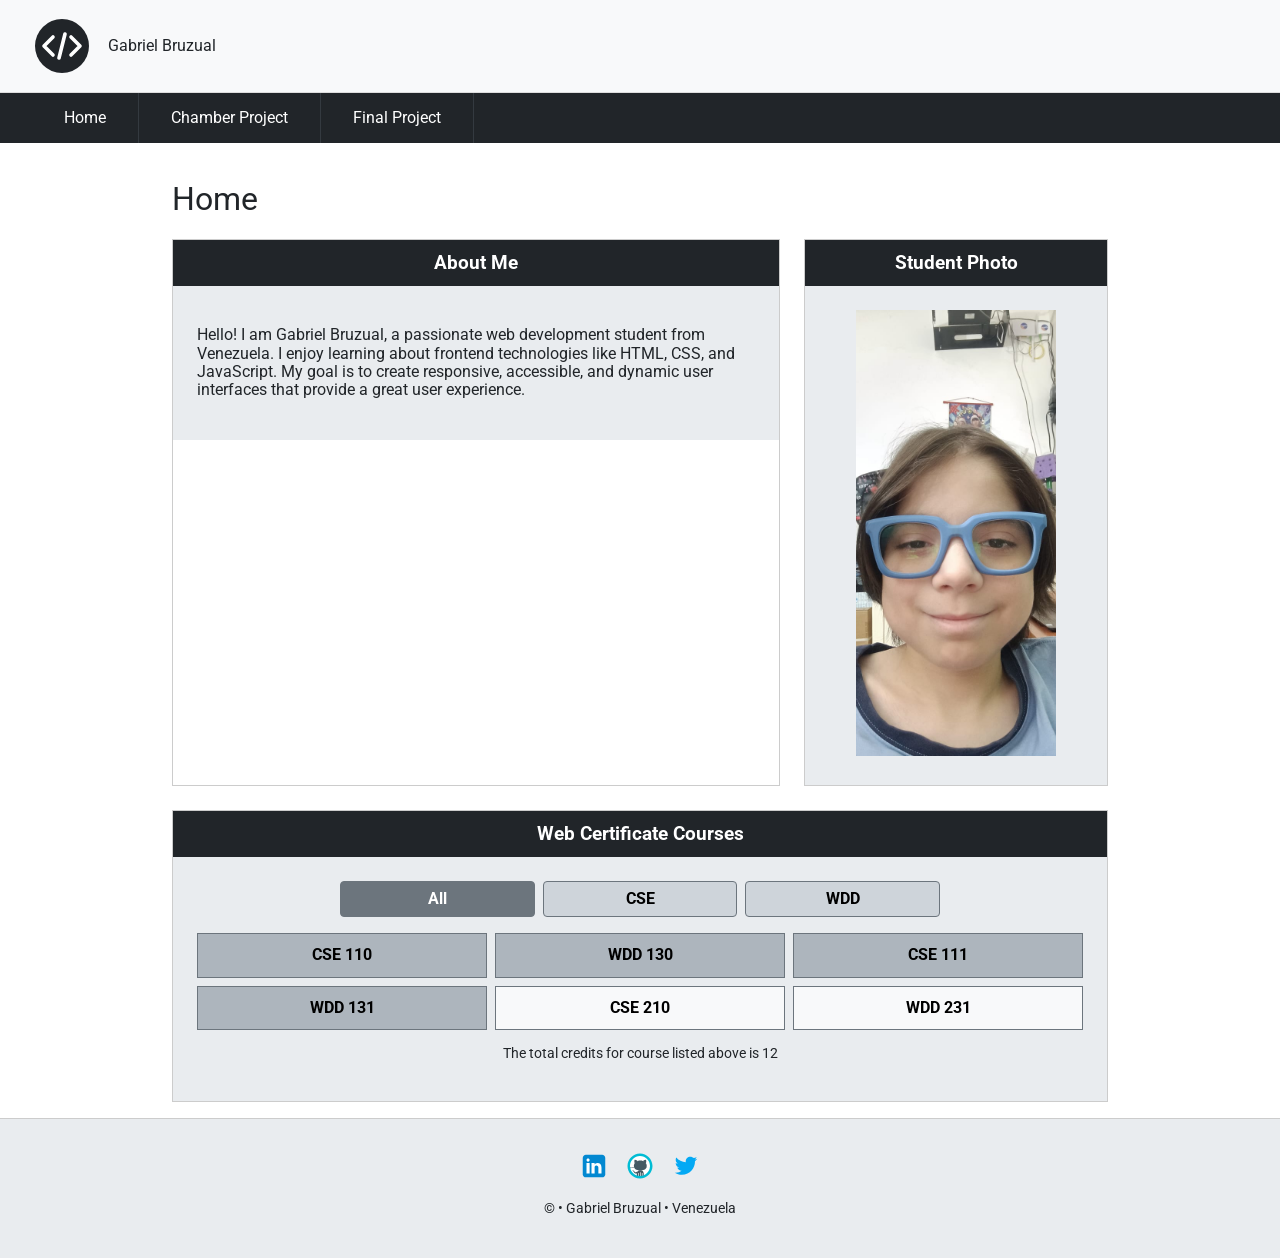
<file: index.html>
<!DOCTYPE html>
<html lang="en">
<head>
    <meta charset="UTF-8">
    <meta name="viewport" content="width=device-width, initial-scale=1.0">
    <title>WDD 231 - Course Home Page</title>
    <meta name="description" content="Course home page for Gabriel Bruzual in WDD 231: Web Frontend Development I.">
    <meta name="author" content="Gabriel Bruzual">
    <link rel="icon" href="favicon.ico">
    <meta property="og:title" content="WDD 231 - Course Home Page - Gabriel Bruzual">
    <meta property="og:type" content="website">
    <meta property="og:url" content="https://gabrielprograman.github.io/wdd231/index.html">
    <meta property="og:image" content="https://gabrielprograman.github.io/wdd231/images/profile.jpeg">
    <meta property="og:description" content="Course home page for Gabriel Bruzual in WDD 231: Web Frontend Development I. Check out my student profile and certificate courses.">

    <link rel="preconnect" href="https://fonts.googleapis.com">
    <link rel="preconnect" href="https://fonts.gstatic.com" crossorigin>
    <link href="https://fonts.googleapis.com/css2?family=Montserrat:ital,wght@0,100..900;1,100..900&family=Roboto:ital,wght@0,100..900;1,100..900&display=swap" rel="stylesheet">

    <link rel="stylesheet" href="styles/normalize.css">
    <link rel="stylesheet" href="styles/small.css">
    <link rel="stylesheet" href="styles/larger.css">

    <script src="scripts/navigation.js" defer></script>
    <script src="scripts/date.js" defer></script>
    <script src="scripts/course.js" defer></script>
</head>
<body>
    <header>
      <div class="logo-area">
        <img src="images/logo.svg" alt="Site Logo" width="60" height="60">
        <span>Gabriel Bruzual</span>
      </div>
      <button id="menu-button" aria-label="Toggle menu">☰</button>
    </header>

    <nav>
        <ul id="nav-menu">
            <li><a href="#" class="active">Home</a></li>
            <li><a href="chamber/directory.html">Chamber Project</a></li>
            <li><a href="final/index.html">Final Project</a></li>
        </ul>
    </nav>

    <main>
        <h1>Home</h1>
        <div class="grid-container">
            <section class="card" id="about">
                <h2>About Me</h2>
                <div class="card-content">
                    <p>Hello! I am Gabriel Bruzual, a passionate web development student from Venezuela. I enjoy learning about frontend technologies like HTML, CSS, and JavaScript. My goal is to create responsive, accessible, and dynamic user interfaces that provide a great user experience.</p>
                </div>
            </section>

            <section class="card" id="photo">
                <h2>Student Photo</h2>
                <div class="card-content photo-container">
                    <img src="images/profile.jpeg" alt="Gabriel Bruzual Profile Picture" width="200" height="250">
                </div>
            </section>

            <section class="card" id="courses-section">
                <h2>Web Certificate Courses</h2>
                <div class="card-content">
                    <div class="filter-buttons">
                        <button id="filter-all" class="btn active">All</button>
                        <button id="filter-cse" class="btn">CSE</button>
                        <button id="filter-wdd" class="btn">WDD</button>
                    </div>
                    <div id="course-container">
                    </div>
                    <p class="credits-display">The total credits for course listed above is <span id="total-credits">0</span></p>
                </div>
            </section>
        </div>
    </main>

    <footer>
        <div class="social-links">
            <a href="https://linkedin.com" target="_blank" aria-label="LinkedIn Profile">
                <img src="images/linkedin.svg" alt="LinkedIn Logo" width="30" height="30">
            </a>
            <a href="https://github.com/GabrielPrograman" target="_blank" aria-label="GitHub Repository">
                <img src="images/github.svg" alt="GitHub Logo" width="30" height="30">
            </a>
            <a href="https://twitter.com" target="_blank" aria-label="Twitter Profile">
                <img src="images/twitter.svg" alt="Twitter Logo" width="30" height="30">
            </a>
        </div>
        <p>&copy; <span id="currentyear"></span> &bull; Gabriel Bruzual &bull; Venezuela</p>
        <p id="lastModified"></p>
    </footer>
</body>
</html>
</file>
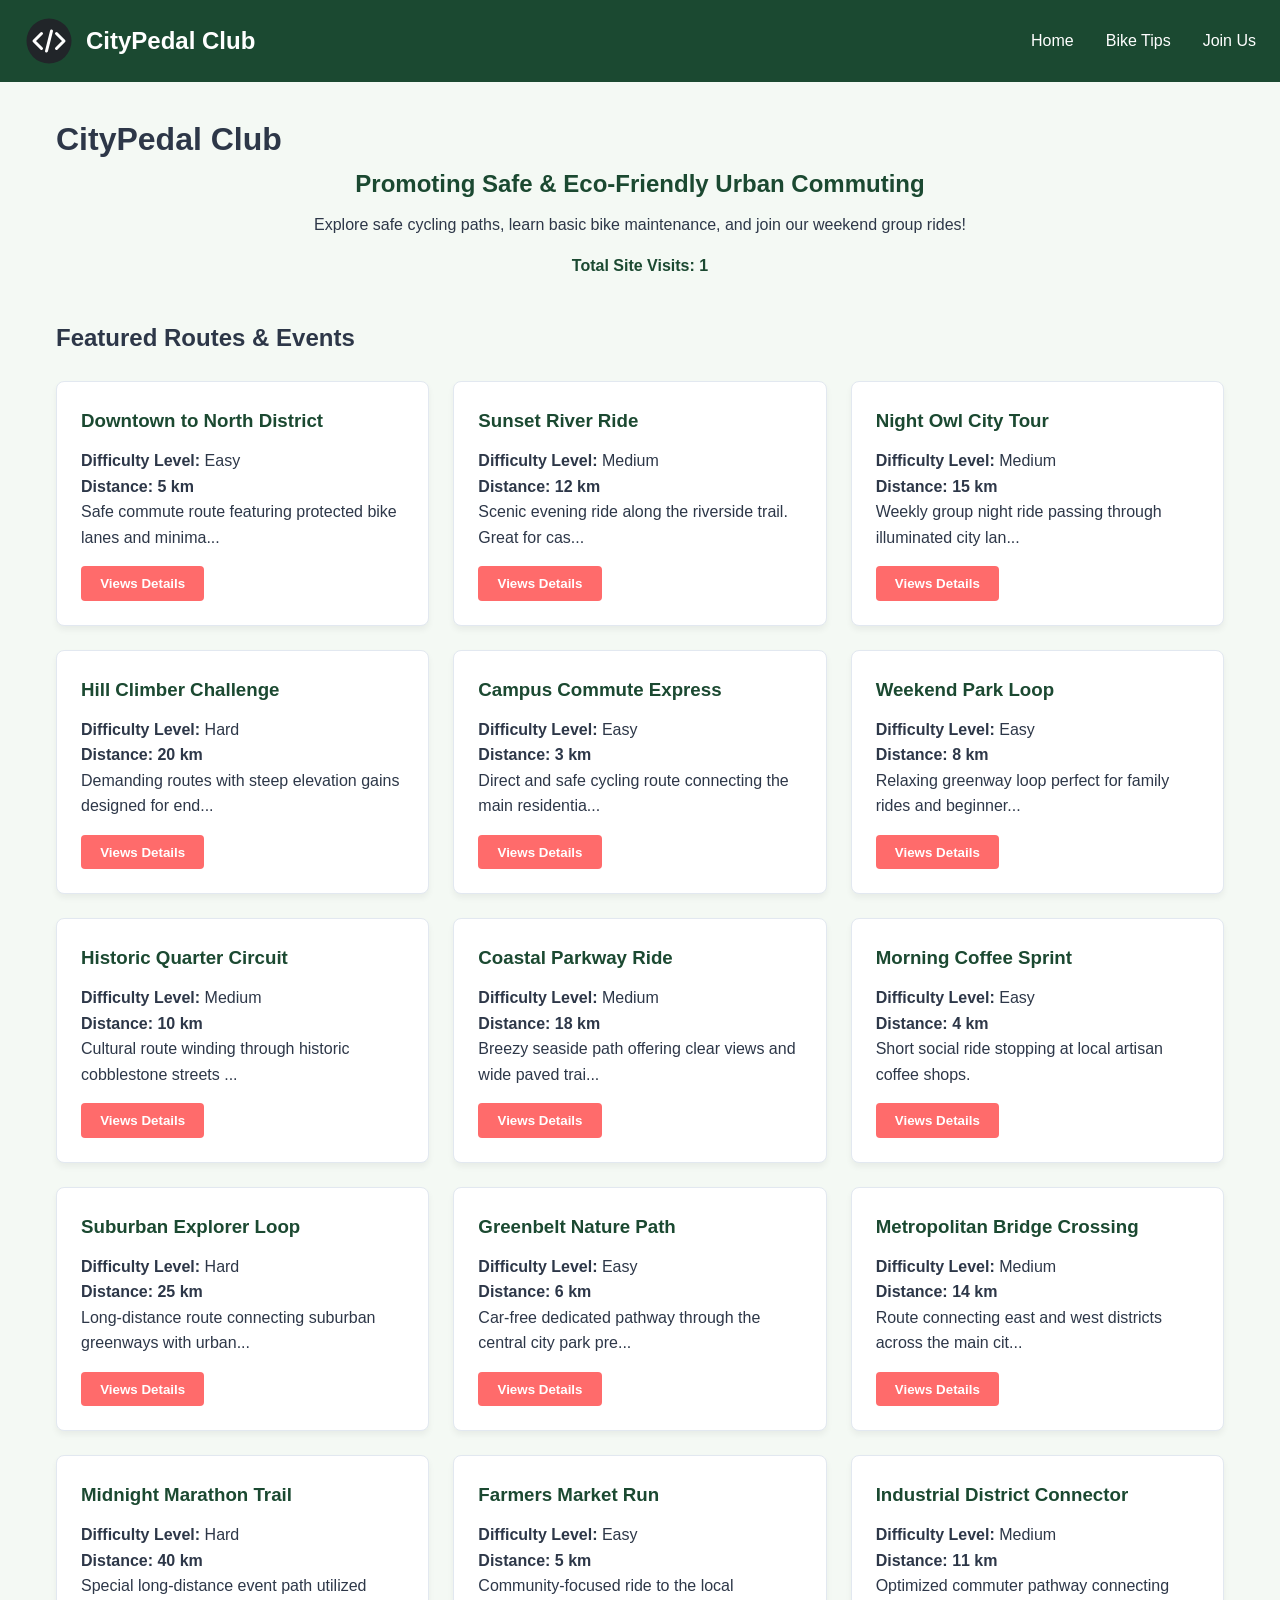
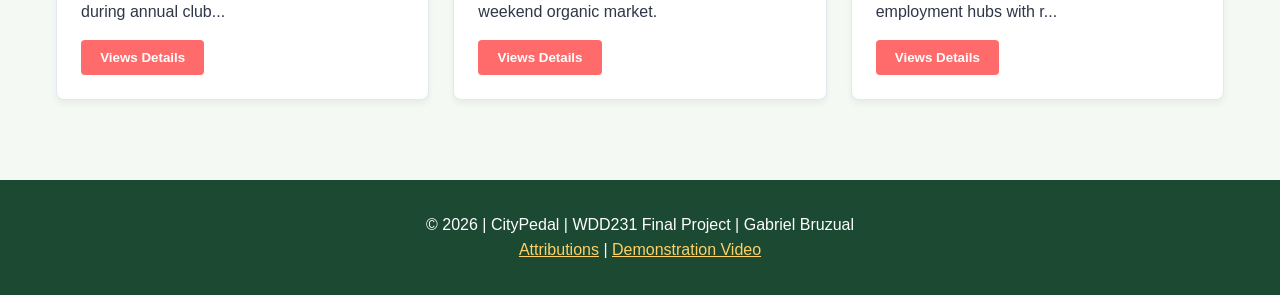
<file: finalproject/index.html>
<!DOCTYPE html>
<html lang="en">
<head>
    <meta charset="UTF-8">
    <meta name="viewport" content="width=device-width, initial-scale=1.0">
    <meta name="description" content="CityPedal Club is an Urban cycling community offering safe commuter route maps, maintenance tips, and group ride events.">
    <meta name="author" content="Gabriel Bruzual">

    <meta property="og:title" content="CityPedal Club | Urban Cycling Hub">
    <meta property="og:description" content="CityPedal Club is an Urban cycling community offering safe commuter route maps, maintenance tips, and group ride events.">
    <meta property="og:type" content="website">
    <meta property="og:image" content="https://gabrielprograman.github.io/wdd231/finalproject/images/hero-bike.webp">
    <meta property="og:url"  content="https://GabrielPrograman.github.io/wdd231/finalproject/">


    <title>CityPedal Club | Home</title>
    <link rel="preconnect" href="https://fonts.googleapis.com">
    <link rel="preconnect" href="https://fonts.gstatic.com" crossorigin>
    <link href="https://fonts.googleapis.com/css2?family=Roboto:wght@400;700&display=swap" rel="stylesheet">
    <link rel="icon" href="images/favicon.ico" type="image/x-icon">
    <link rel="stylesheet" href="styles/base.css">
    <link rel="stylesheet" href="styles/larger.css" media="(min-width: 768px)">

    <script type="module" src="scripts/main.js"></script>
</head>
<body>
    <header>
        <div class="logo-container">
            <img src="images/logo.svg" alt="CityPedal Club Logo" width="50" height="50">
            <span class="site-title">CityPedal Club</span>
        </div>
        <button id="menu-button" aria-label="Toggle navigation menu">&#9776;</button>
        <nav id="nav-menu" class="hidden">
            <ul>
                <li><a href="index.html" class="active">Home</a></li>
                <li><a href="maintenance.html">Bike Tips</a></li>
                <li><a href="join.html">Join Us</a></li>
            </ul>
        </nav>
    </header>

    <main>
        <h1>CityPedal Club</h1>
        <section class="hero">
            <h2>Promoting Safe & Eco-Friendly Urban Commuting</h2>
            <p>Explore safe cycling paths, learn basic bike maintenance, and join our weekend group rides!</p>
            <p class="visit-banner">Total Site Visits: <span id="visit-count">1</span></p>
        </section>

        <section>
            <h2>Featured Routes & Events</h2>
            <div id="routes-container" class="cards-container">

            </div>
        </section>

        <dialog id="info-modal">
            <h3 id="modal-title">Route Name</h3>
            <p><strong>Difficulty:</strong> <span id="modal-level">Level</span></p>
            <p><strong>Distance:</strong> <span id="modal-distance">0 km</span></p>
            <p id="modal-desc">Route description goes here.</p>
            <button id="close-modal">Close</button>
        </dialog>
    </main>

    <footer>
        <p>&copy; <span id="year"></span> | CityPedal | WDD231 Final Project | Gabriel Bruzual</p>
        <p><a href="attributions.html">Attributions</a> | <a href="https://youtube.com/shorts/QITq-NryYaQ" target="_blank" rel="noopener">Demonstration Video</a></p>
    </footer>
</body>
</html>
</file>
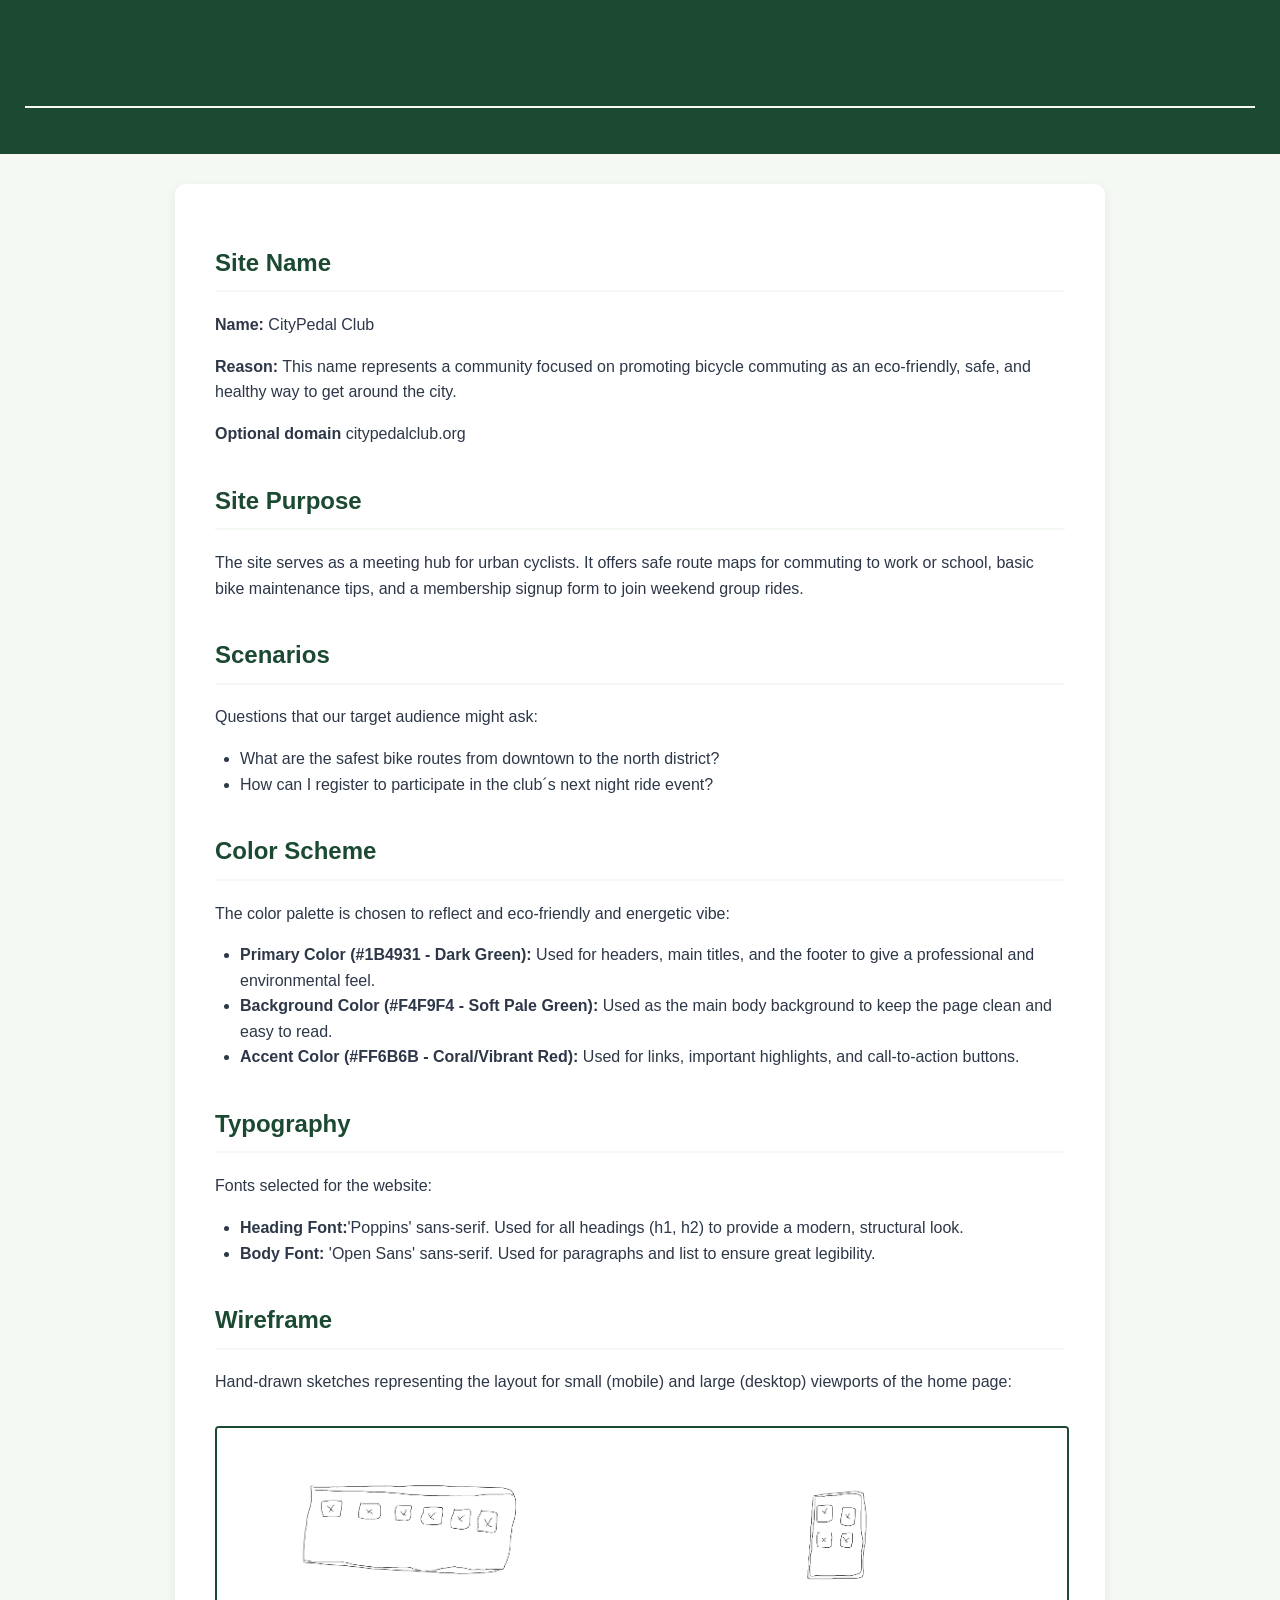
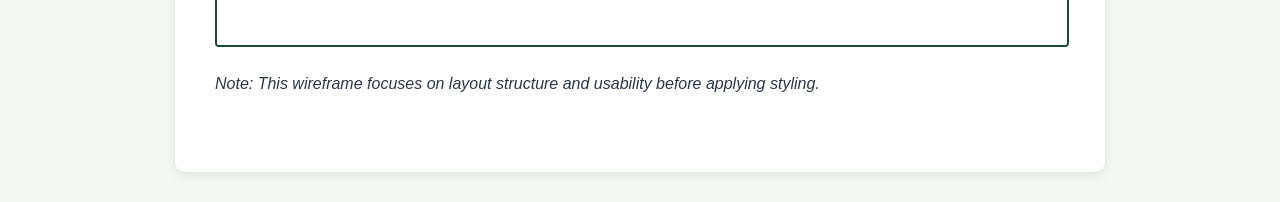
<file: site-plan.html>
<!DOCTYPE html>
<html lang="en">
<head>
    <meta charset="UTF-8">
    <meta name="viewport" content="width=device-width, initial-scale=1.0">
    <title>Site Plan - CityPedal Club</title>
    <link rel="stylesheet" href="styles/styles.css">

    <link rel="preconnect" href="https://fonts.googleapis.com">
    <link rel="preconnect" href="https://fonts.gstatic.com" crossorigin>
    <link href="https://fonts.googleapis.com/css2?family=Montserrat:ital,wght@0,100..900;1,100..900&family=Roboto:ital,wght@0,100..900;1,100..900&display=swap" rel="stylesheet">
</head>
<body>
    <header>
        <h1>Site Pan: CityPedal Club</h1>
    </header>

    <main>
        <section>
            <h2>Site Name</h2>
            <p><strong>Name:</strong> CityPedal Club</p>
            <p><strong>Reason:</strong> This name represents a community focused on promoting bicycle commuting as an eco-friendly, safe, and healthy way to get around the city.</p>
            <p><strong>Optional domain</strong> citypedalclub.org</p>
        </section>

        <section>
            <h2>Site Purpose</h2>
            <p>The site serves as a meeting hub for urban cyclists. It offers safe route maps for commuting to work or school, basic bike maintenance tips, and a membership signup form to join weekend group rides.</p>
        </section>

        <section>
            <h2>Scenarios</h2>
            <p>Questions that our target audience might ask:</p>
            <ul>
                <li>What are the safest bike routes from downtown to the north district?</li>
                <li>How can I register to participate in the club´s next night ride event?</li>
            </ul>
        </section>

        <section>
            <h2>Color Scheme</h2>
            <p> The color palette is chosen to reflect and eco-friendly and energetic vibe:</p>
            <ul>
                <li><strong>Primary Color (#1B4931 - Dark Green):</strong> Used for headers, main titles, and the footer to give a professional and environmental feel.</li>
                <li><strong>Background Color (#F4F9F4 - Soft Pale Green):</strong> Used as the main body background to keep the page clean and easy to read.</li>
                <li><strong>Accent Color (#FF6B6B - Coral/Vibrant Red):</strong> Used for links, important highlights, and call-to-action buttons.</li>
            </ul>
        </section>

        <section>
            <h2>Typography</h2>
            <p>Fonts selected for the website:</p>
            <ul>
                <li><strong>Heading Font:</strong>'Poppins' sans-serif. Used for all headings (h1, h2) to provide a modern, structural look.</li>
                <li><strong>Body Font:</strong> 'Open Sans' sans-serif. Used for paragraphs and list to ensure great legibility.</li>
            </ul>
        </section>

        <section>
            <h2>Wireframe</h2>
            <p>Hand-drawn sketches representing the layout for small (mobile) and large (desktop) viewports of the home page:</p>

            <img src="images/wireframe.png" alt="Hand-drawn black and white sketch of mobile and desktop wireframes">

            <p><em>Note: This wireframe focuses on layout structure and usability before applying styling.</em></p>
        </section>
    </main>
</body>
</html>
</file>
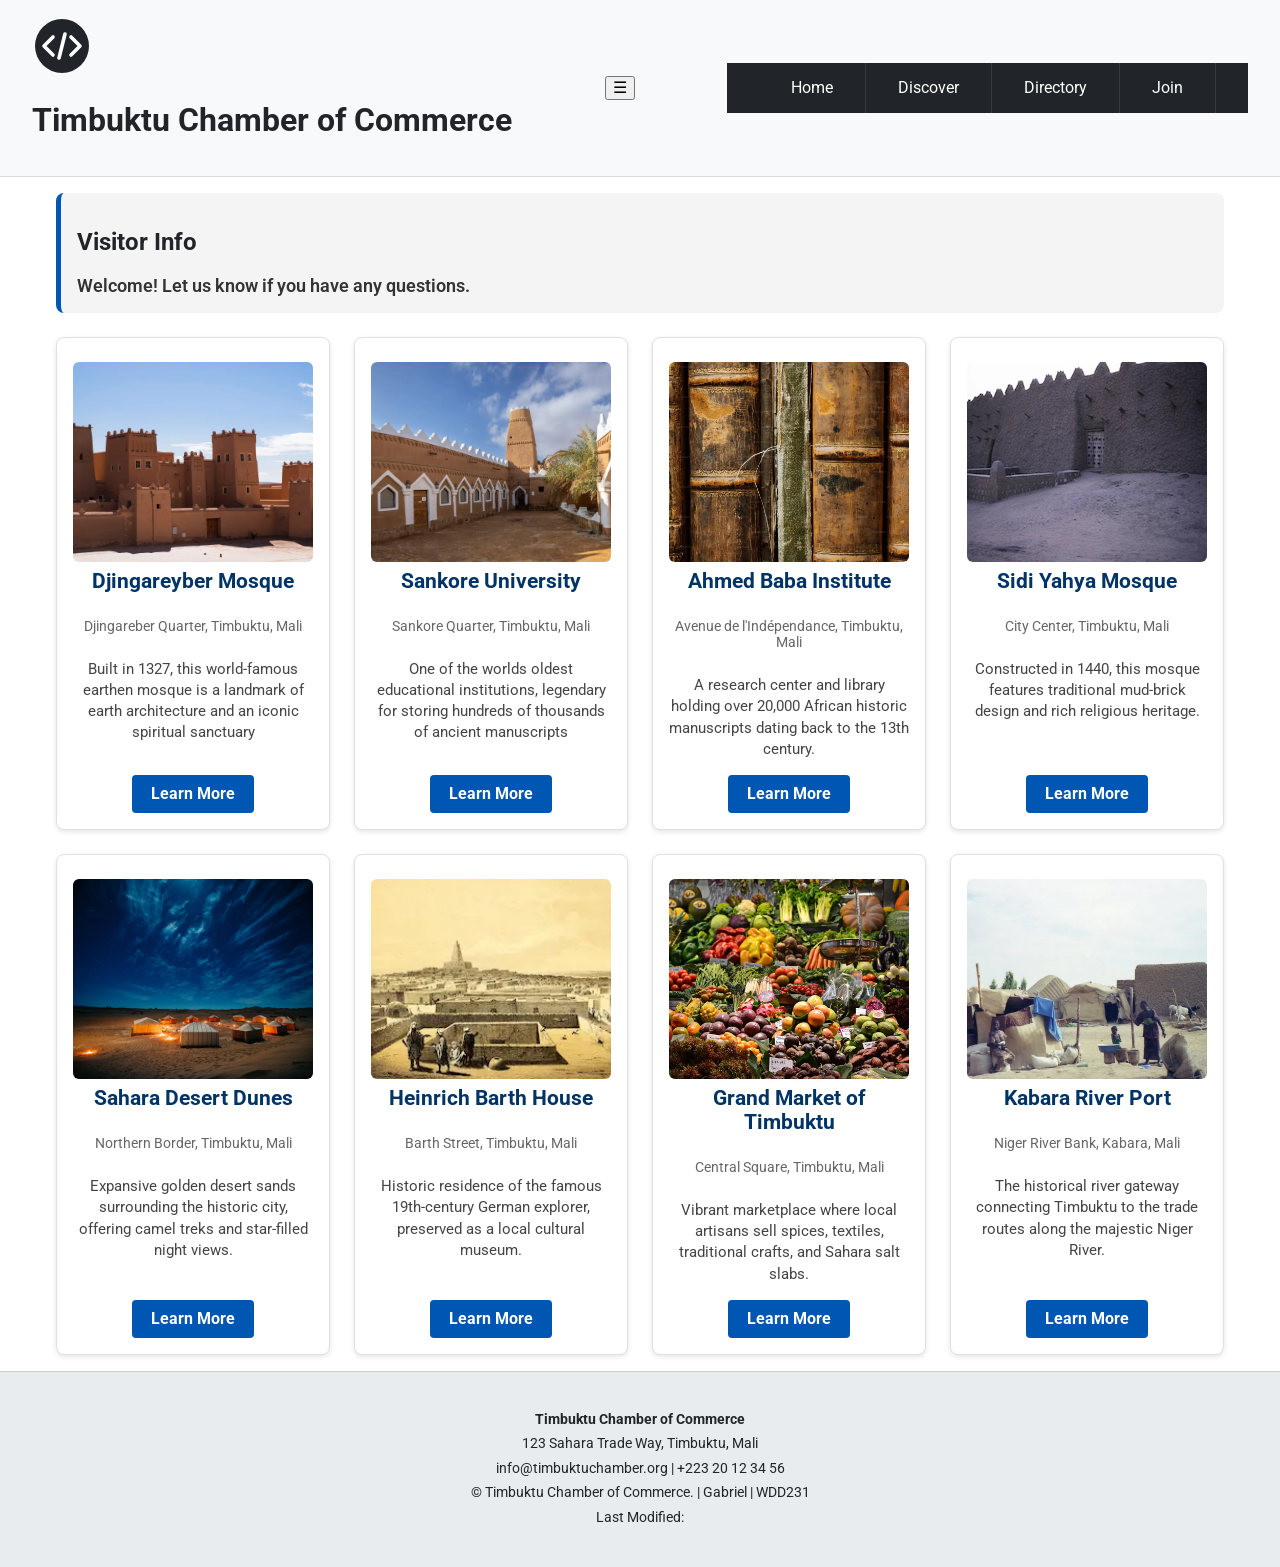
<file: chamber/discover.html>
<!DOCTYPE html>
<html lang="en">
<head>
    <meta charset="UTF-8">
    <meta name="viewport" content="width=device-width, initial-scale=1.0">
    <title>Timbuktu Chamber of Commerce - Discover</title>
    <meta name="description" content="Discover key historical points of interest, heritage sites, and local culture in Timbuktu.">
    <meta name="author" content="Gabriel Bruzual">

    <meta property="og:title" content="Timbuktu Chamber of Commerce - Discover">
    <meta property="og:description" content="Discover key historical points of interest, heritage sites, and local culture in Timbuktu.">
    <meta property="og:image" content="https://gabrielprograman.github.io/wdd231/chamber/images/logo.svg">
    <meta property="og:url" content="https://gabrielprograman.github.io/wdd231/chamber/discover.html">

    <link rel="preconnect" href="https://fonts.googleapis.com">
    <link rel="preconnect" href="https://fonts.gstatic.com" crossorigin>
    <link href="https://fonts.googleapis.com/css2?family=Montserrat:ital,wght@0,100..900;1,100..900&family=Roboto:ital,wght@0,100..900;1,100..900&display=swap" rel="stylesheet">

    <link rel="icon" href="images/favicon.ico">
    <link rel="stylesheet" href="styles/normalize.css">
    <link rel="stylesheet" href="styles/small.css">
    <link rel="stylesheet" href="styles/larger.css">
    <link rel="stylesheet" href="styles/discover.css">
    <script type="module" src="scripts/discover.js"></script>
</head>
<body>
   <header>
    <div class="logo-container">
        <img src="images/logo.svg" alt="Timbuktu Chamber Logo" width="60" height="60">
        <h1>Timbuktu Chamber of Commerce</h1>
    </div>
    <button id="menu-btn" aria-label="Toggle navigation menu">&#9776;</button>
    <nav id="primary-nav" class="hidden">
        <ul>
            <li><a href="index.html">Home</a></li>
            <li><a href="discover.html" class="active">Discover</a></li>
            <li><a href="directory.html">Directory</a></li>
            <li><a href="join.html">Join</a></li>
        </ul>
    </nav>
   </header>

   <main class="discover-main">
    <aside class="visitor-sidebar">
        <h2>Visitor Info</h2>
        <div id="visit-message" class="visit-message"></div>
    </aside>

    <div class="discover-grid" id="discover-container"></div>
   </main>

   <footer>
    <div class="footer-info">
        <p><strong>Timbuktu Chamber of Commerce</strong></p>
        <p>123 Sahara Trade Way, Timbuktu, Mali</p>
        <p>info@timbuktuchamber.org | +223 20 12 34 56</p>
    </div>
    <div class="footer-meta">
        <p>&copy; <span id="currentyear"></span> Timbuktu Chamber of Commerce. | Gabriel | WDD231</p>
        <p>Last Modified: <span id="lastmodified"></span></p>
    </div>
   </footer>
</body>
</html>
</file>
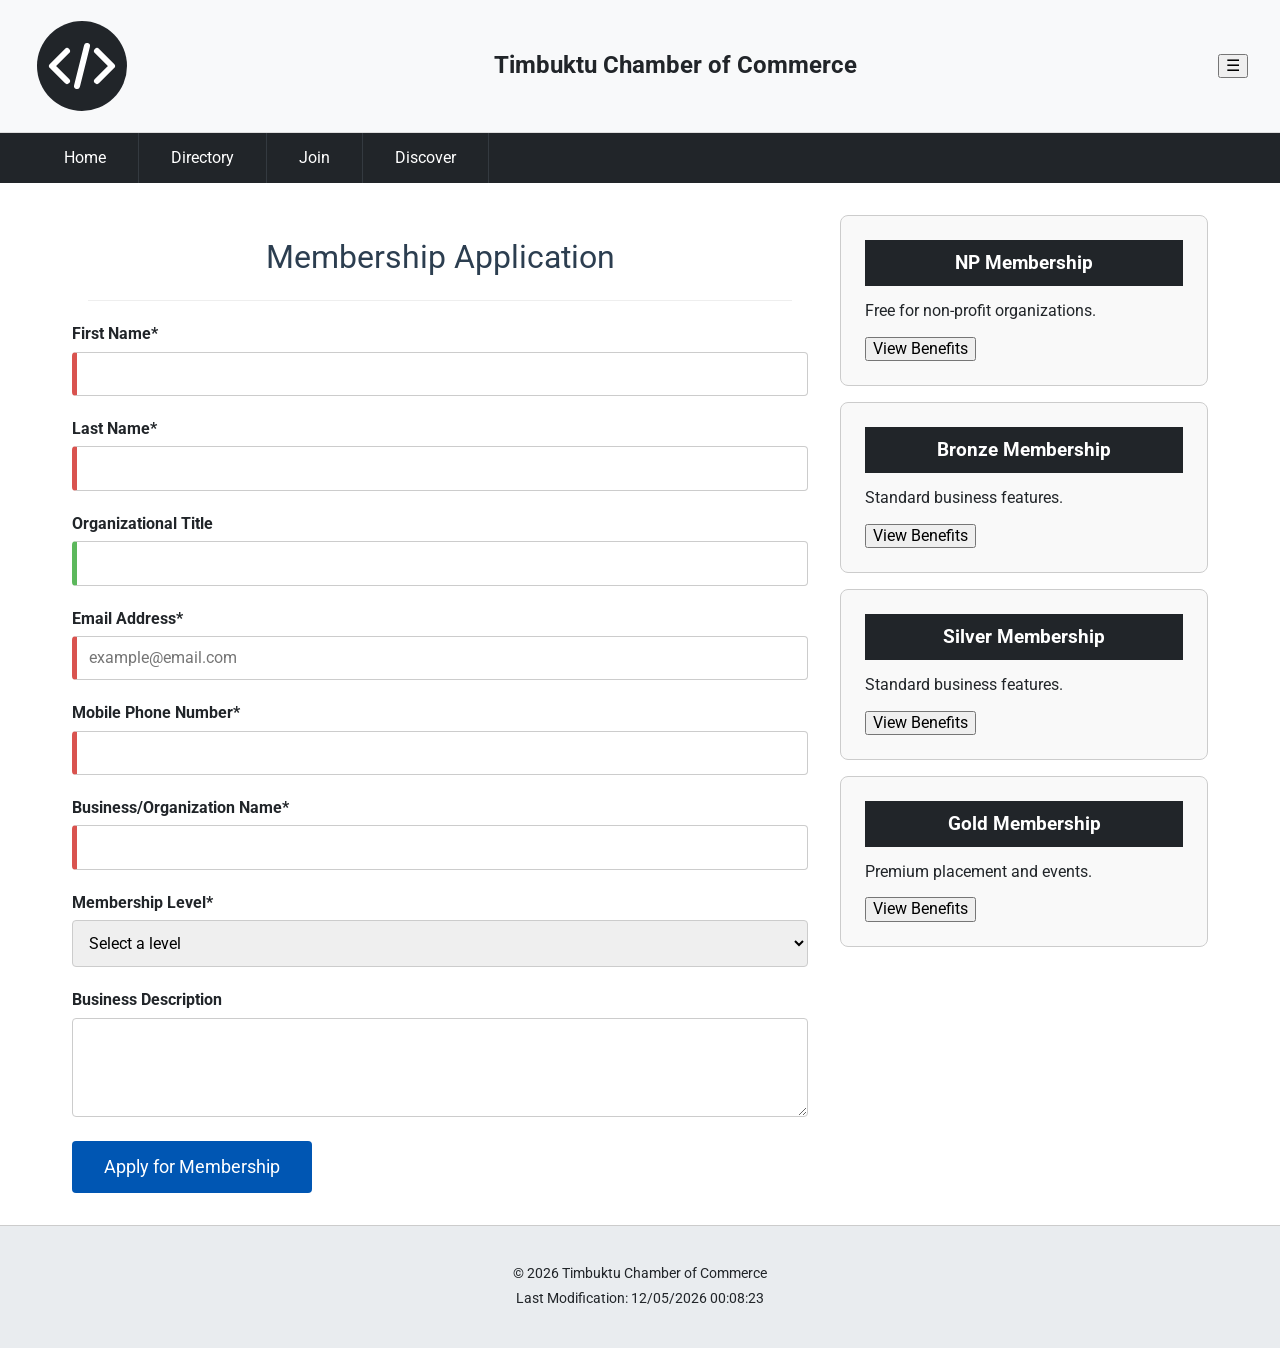
<file: chamber/join.html>
<!DOCTYPE html>
<html lang="en">
<head>
    <meta charset="UTF-8">
    <meta name="viewport" content="width=device-width, initial-scale=1.0">
    <title>Timbuktu Chamber of Commerce | Join Us</title>
    <meta name="description" content="Join the Timbuktu Chamber of Commerce. Apply for membership today.">
    <meta name="author" content="Gabriel Bruzual">
    <link rel="preconnect" href="https://fonts.googleapis.com">
    <link rel="preconnect" href="https://fonts.gstatic.com" crossorigin>
    <link href="https://fonts.googleapis.com/css2?family=Montserrat:ital,wght@0,100..900;1,100..900&family=Roboto:ital,wght@0,100..900;1,100..900&display=swap" rel="stylesheet">
    <link rel="icon" href="images/favicon.ico">

    <meta property="og:title" content="Timbuktu Chamber of Commerce Directory">
    <meta property="og:description" content="Discover businesses in Timbuktu. Join our chamber today!">
    <meta property="og:url" content="https://gabrielprograman.github.io/wdd231/chamber/directory.html">
    <meta property="og:image" content="https://gabrielprograman.github.io/wdd231/chamber/images/logo.svg">
    <link rel="stylesheet" href="styles/normalize.css">
    <link rel="stylesheet" href="styles/small.css">
    <link rel="stylesheet" href="styles/larger.css">
    <link rel="stylesheet" href="styles/join.css"> <script src="scripts/join.js" defer></script>
</head>
<body>
    <header>
        <img src="images/logo.svg" alt="Timbuktu Chamber Logo" class="logo">
        <h2>Timbuktu Chamber of Commerce</h2>
        <button id="menu-btn" aria-label="Toggle Menu">&#9776;</button>
    </header>

    <nav>
        <ul id="primary-nav" class="hidden">
            <li><a href="../index.html">Home</a></li>
            <li><a href="directory.html" class="active">Directory</a></li>
            <li><a href="join.html">Join</a></li>
            <li><a href="discover.html">Discover</a></li>
        </ul>
    </nav>

    <main class="join-main">
        <section class="form-section">
            <h1>Membership Application</h1>
            <form action="thankyou.html" method="get" class="join-form">
                <label>First Name*
                    <input type="text" name="first" title="First Name" required autocomplete="given-name">
                </label>

                <label>Last Name*
                   <input type="text" name="last" title="Last Name" required autocomplete="family-name">
                </label>

                <label>Organizational Title
                    <input type="text" name="title" title="Organizational Title" autocomplete="organization-title" pattern="[1-zA-Z\s\-]{7,}">
                </label>

                <label>Email Address*
                    <input type="email" name="email" title="Email Address" required autocomplete="email" placeholder="example@email.com">
                </label>

                <label>Mobile Phone Number*
                    <input type="tel" name="phone" title="Mobile Phone Number" required autocomplete="tel">
                </label>

                <label>Business/Organization Name*
                    <input type="text" name="business" title="Business Name" required autocomplete="organization">
                </label>

                <label>Membership Level*
                    <select name="level" required>
                        <option value="" disabled selected>Select a level</option>
                        <option value="np">NP Membership (Free for Non-profits)</option>
                        <option value="bronze">Bronze Membership</option>
                        <option value="silver">Silver Membership</option>
                        <option value="gold">Gold Membership</option>
                    </select>
                </label>

                <label>Business Description
                   <textarea name="description" title="Business Description" rows="4"></textarea>
                </label>

                <input type="hidden" name="timestamp" id="timestamp">

                <button type="submit" class="submit-btn">Apply for Membership</button>
            </form>
        </section>

        <aside class="membership-cards">
            <div class="card fade-in" id="card-np">
                <h2>NP Membership</h2>
                <p>Free for non-profit organizations.</p>
                <button type="button" class="open-modal" data-modal="modal-np">View Benefits</button>
            </div>
            <div class="card fade-in" id="card-bronze">
                <h2>Bronze Membership</h2>
                <p>Standard business features.</p>
                <button type="button" class="open-modal" data-modal="modal-bronze">View Benefits</button>
            </div>
            <div class="card fade-in" id="card-silver">
                <h2>Silver Membership</h2>
                <p>Standard business features.</p>
                <button type="button" class="open-modal" data-modal="modal-silver">View Benefits</button>
            </div>
            <div class="card fade-in" id="card-gold">
                <h2>Gold Membership</h2>
                <p>Premium placement and events.</p>
                <button type="button" class="open-modal" data-modal="modal-gold">View Benefits</button>
            </div>
        </aside>
    </main>

    <dialog id="modal-np">
        <h3>NP Membership Benefits</h3>
        <p>No fee for registered non-profit organizations. Access to monthly networking events and newsletter features.</p>
        <button class="close-modal">Close</button>
    </dialog>

    <dialog id="modal-bronze">
        <h3>Bronze Membership Benefits</h3>
        <p>Includes directory listing, access to training seminars, and standard chamber event discounts.</p>
        <button class="close-modal">Close</button>
    </dialog>

    <dialog id="modal-silver">
        <h3>Silver Membership Benefits</h3>
        <p>Includes Bronze benefits PLUS spotlight placement on the home page and free entry to the annual Expo.</p>
        <button class="close-modal">Close</button>
    </dialog>

    <dialog id="modal-gold">
        <h3>Gold Membership Benefits</h3>
        <p>Includes Silver benefits PLUS VIP tables at all events, premium website advertising, and direct council access.</p>
        <button class="close-modal">Close</button>
    </dialog>

    <footer>
        <p>&copy; <span id="currentyear"></span> Timbuktu Chamber of Commerce</p>
        <p>Last Modification: <span id="lastModified"></span></p>
    </footer>
    </body>
    </html>
</file>
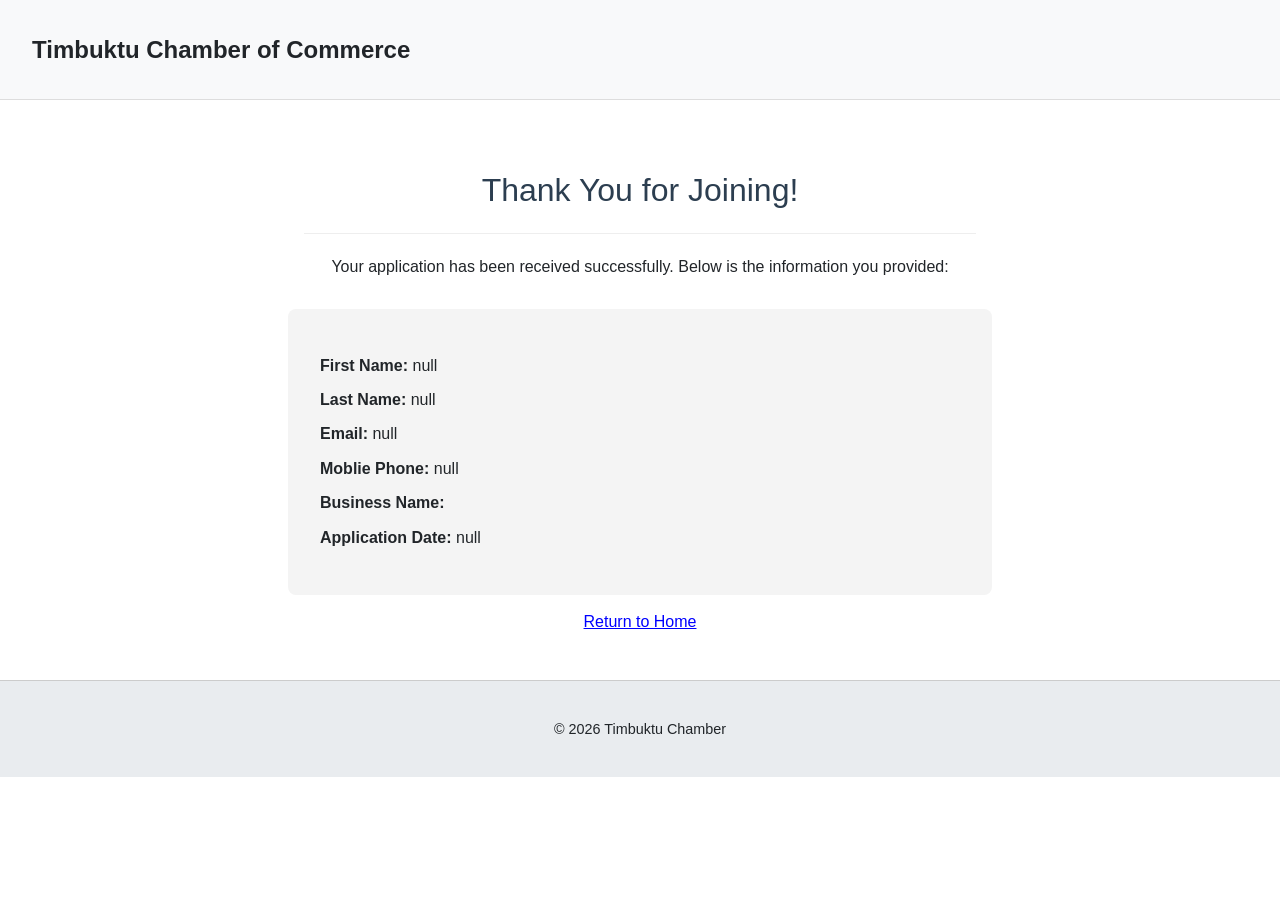
<file: chamber/thankyou.html>
<!DOCTYPE html>
<html lang="en">
<head>
    <meta charset="UTF-8">
    <meta name="viewport" content="width=device-width, initial-scale=1.0">
    <title>Thank You | Timbuktu Chamber</title>
    <link rel="stylesheet" href="styles/normalize.css">
    <link rel="stylesheet" href="styles/small.css">
    <script src="scripts/thankyou.js" defer></script>
</head>
<body>
    <header>
        <h2>Timbuktu Chamber of Commerce</h2>
    </header>

    <main style="padding: 3rem; max-width: 800px; margin: 0 auto; text-align: center;">
        <h1>Thank You for Joining!</h1>
        <p>Your application has been received successfully. Below is the information you provided:</p>

        <div id="results" style="background: #f4f4f4; padding: 2rem; margin-top: 2rem; border-radius: 8px; text-align: left;">

        </div>

        <br>
        <a href="../index.html" style="color: blue; text-decoration: underline;">Return to Home</a>
    </main>

    <footer>
        <p>&copy; 2026 Timbuktu Chamber</p>
    </footer>
</body>
</html>
</file>
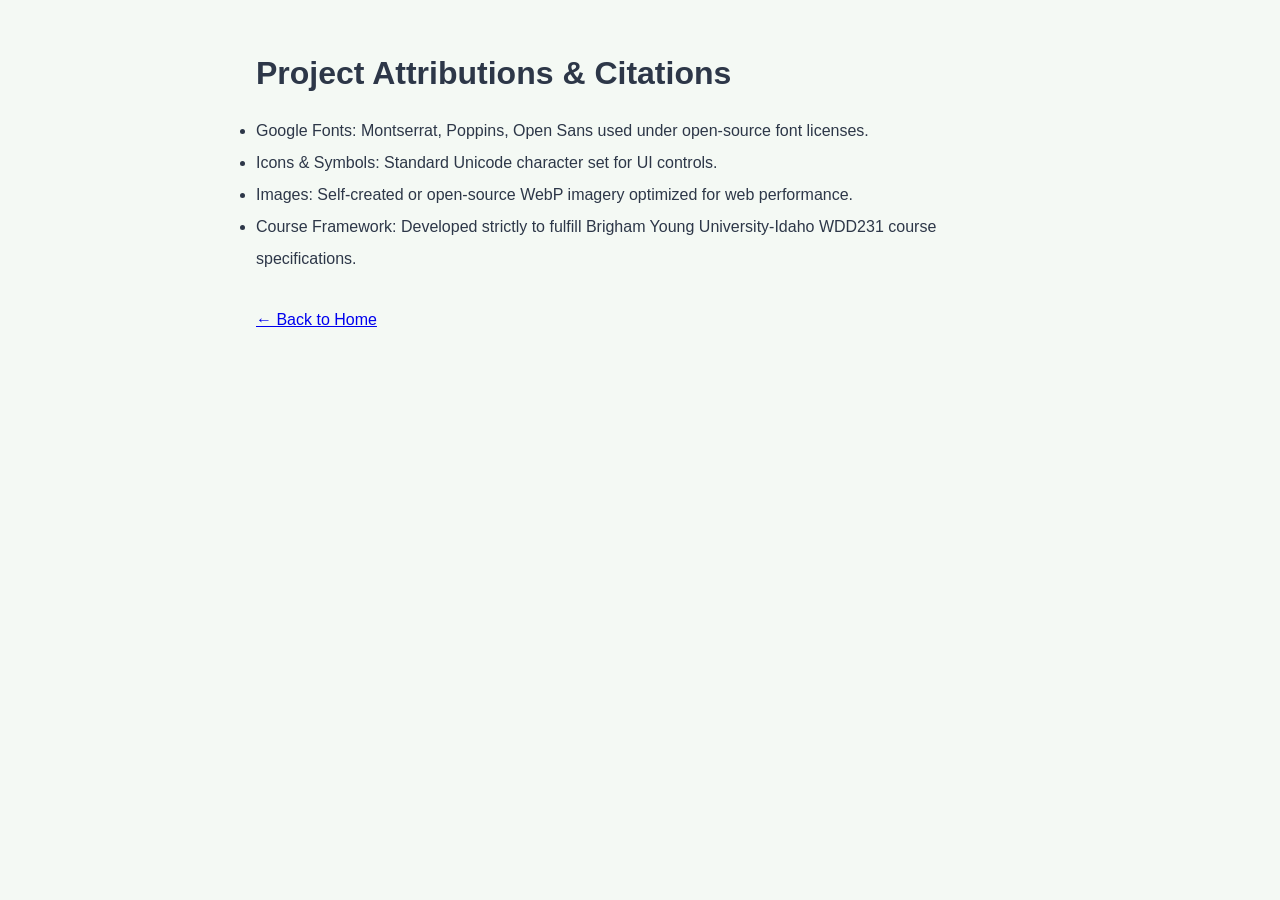
<file: finalproject/attributions.html>
<!DOCTYPE html>
<html lang="en">
<head>
    <meta charset="UTF-8">
    <meta name="viewport" content="width=device-width, initial-scale=1.0">
    <meta name="description" content="Asset and content citations page for the CityPedal Club website project.">
    <meta name="author" content="Gabriel Bruzual">
    <title>Attributions | CityPedal Club</title>
    <link rel="stylesheet" href="styles/base.css">
</head>
<body>
    <main style="max-width: 800px; margin: 2rem auto; padding: 1rem;">
        <h1>Project Attributions & Citations</h1>
        <ul style="margin-top: 1rem; line-height: 2;">
             <li>Google Fonts: Montserrat, Poppins, Open Sans used under open-source font licenses.</li>
             <li>Icons & Symbols: Standard Unicode character set for UI controls.</li>
             <li>Images: Self-created or open-source WebP imagery optimized for web performance.</li>
             <li>Course Framework: Developed strictly to fulfill Brigham Young University-Idaho WDD231 course specifications.</li>
        </ul>
        <p style="margin-top: 2rem;"><a href="index.html">&larr; Back to Home</a></p>
    </main>
</body>
</html>
</file>
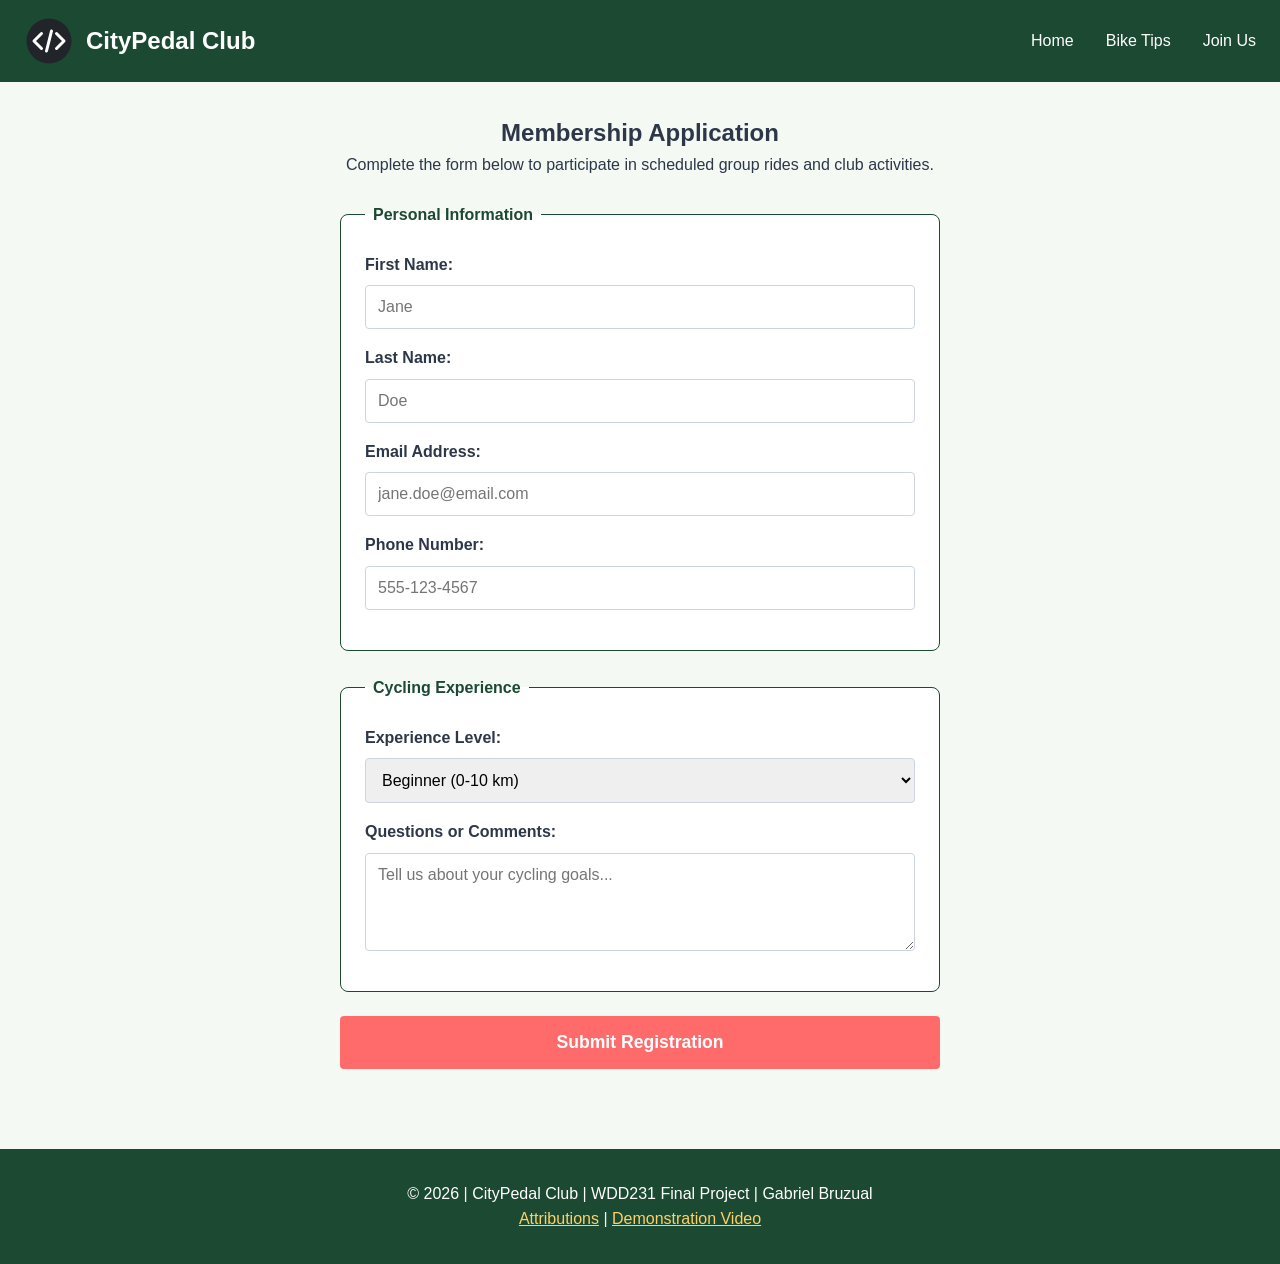
<file: finalproject/join.html>
<!DOCTYPE html>
<html lang="en">
<head>
    <meta charset="UTF-8">
    <meta name="viewport" content="width=device-width, initial-scale=1.0">
    <meta name="description" content="Join CityPedal Club to participate in community rides, events and urban cycling safety programs.">
    <meta name="author" content="Gabriel Bruzual">

    <meta property="og:title" content="Join Us | CityPedal Club">
    <meta property="og:description" content="CityPedal Club is an Urban cycling community offering safe commuter route maps, maintenance tips, and group ride events.">
    <meta property="og:type" content="website">
    <meta property="og:image" content="https://gabrielprograman.github.io/wdd231/finalproject/images/hero-bike.webp">
    <meta property="og:url"  content="https://GabrielPrograman.github.io/wdd231/finalproject/join.html">


    <title>Bike Tips | CityPedal Club</title>
    <link rel="preconnect" href="https://fonts.googleapis.com">
    <link rel="preconnect" href="https://fonts.gstatic.com" crossorigin>
    <link href="https://fonts.googleapis.com/css2?family=Roboto:wght@400;700&display=swap" rel="stylesheet">
    <link rel="icon" href="images/favicon.ico" type="image/x-icon">
    <link rel="stylesheet" href="styles/base.css">
    <link rel="stylesheet" href="styles/larger.css" media="(min-width: 768px)">

    <script type="module" src="scripts/main.js"></script>
</head>
<body>
    <header>
        <div class="logo-container">
            <img src="images/logo.svg" alt="CityPedal Club Logo" width="50" height="50">
            <span class="site-title">CityPedal Club</span>
        </div>
        <button id="menu-button" aria-label="Toggle navigation menu">&#9776;</button>
        <nav id="nav-menu" class="hidden">
            <ul>
                <li><a href="index.html" class="active">Home</a></li>
                <li><a href="maintenance.html">Bike Tips</a></li>
                <li><a href="join.html">Join Us</a></li>
            </ul>
        </nav>
    </header>

    <main>
        <section class="form-container">
            <h1 style="text-align: center;">Membership Application</h1>
            <p style="text-align: center;">Complete the form below to participate in scheduled group rides and club activities.</p>

            <form action="thankyou.html" method="get" class="join-form">
                <fieldset>
                    <legend>Personal Information</legend>
                    <label for="fname">First Name:
                        <input type="text" id="fname" name="fname" required placeholder="Jane">
                    </label>
                    <label for="lname">Last Name:
                        <input type="text" id="lname" name="lname" required placeholder="Doe">
                    </label>
                    <label for="email">Email Address:
                        <input type="email" id="email" name="email" required placeholder="jane.doe@email.com">
                    </label>
                    <label for="phone">Phone Number:
                        <input type="tel" id="phone" name="phone" placeholder="555-123-4567">
                    </label>
                </fieldset>

                <fieldset>
                    <legend>Cycling Experience</legend>
                    <label for="level">Experience Level:
                        <select id="level" name="level">
                            <option value="beginner">Beginner (0-10 km)</option>
                            <option value="intermediate">Intermediate (10-30 km)</option>
                            <option value="=advanced">Advanced (30+ km)</option>
                        </select>
                    </label>
                    <label for="comments">Questions or Comments:
                        <textarea id="comments" name="comments" rows="4" placeholder="Tell us about your cycling goals..."></textarea>
                    </label>
                </fieldset>

                <input type="submit" value="Submit Registration" class="submit-btn">
            </form>
        </section>
    </main>

    <footer>
        <p>&copy; <span id="year"></span> | CityPedal Club | WDD231 Final Project | Gabriel Bruzual</p>
        <p><a href="attributions.html">Attributions</a> | <a href="https://youtube.com/shorts/QITq-NryYaQ" target="_blank" rel="noopener">Demonstration Video</a></p>
    </footer>
</body>
</html>
</file>
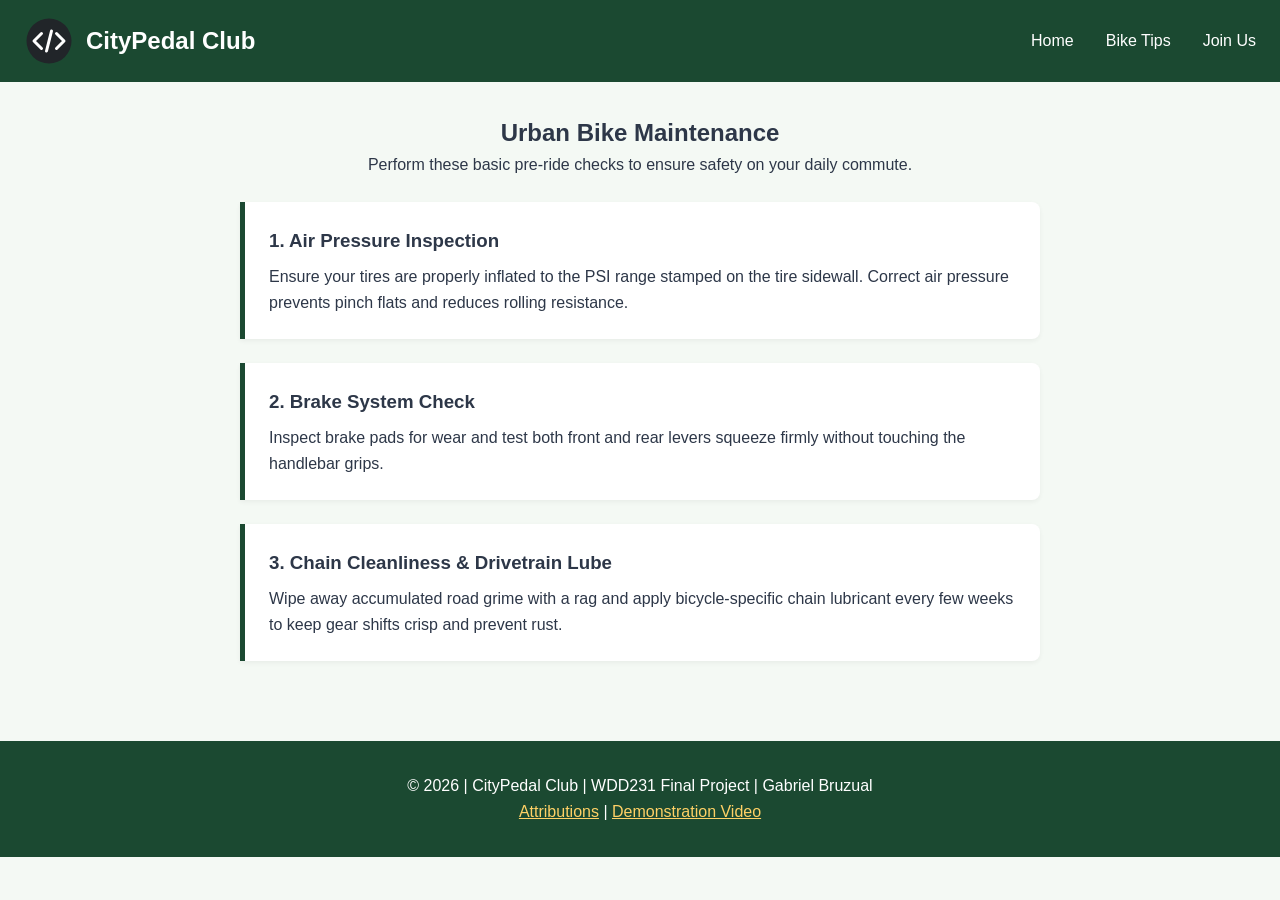
<file: finalproject/maintenance.html>
<!DOCTYPE html>
<html lang="en">
<head>
    <meta charset="UTF-8">
    <meta name="viewport" content="width=device-width, initial-scale=1.0">
    <meta name="description" content="Essential bicycle maintenance tips to keep your urban commute safe, smooth, ann reliable">
    <meta name="author" content="Gabriel Bruzual">

    <meta property="og:title" content="Bike Tips | CityPedal Club">
    <meta property="og:description" content="CityPedal Club is an Urban cycling community offering safe commuter route maps, maintenance tips, and group ride events.">
    <meta property="og:type" content="website">
    <meta property="og:image" content="https://gabrielprograman.github.io/wdd231/finalproject/images/hero-bike.webp">
    <meta property="og:url"  content="https://GabrielPrograman.github.io/wdd231/finalproject/maintenance.html">


    <title>Bike Tips | CityPedal Club</title>
    <link rel="preconnect" href="https://fonts.googleapis.com">
    <link rel="preconnect" href="https://fonts.gstatic.com" crossorigin>
    <link href="https://fonts.googleapis.com/css2?family=Roboto:wght@400;700&display=swap" rel="stylesheet">
    <link rel="icon" href="images/favicon.ico" type="image/x-icon">
    <link rel="stylesheet" href="styles/base.css">
    <link rel="stylesheet" href="styles/larger.css" media="(min-width: 768px)">

    <script type="module" src="scripts/main.js"></script>
</head>
<body>
    <header>
        <div class="logo-container">
            <img src="images/logo.svg" alt="CityPedal Club Logo" width="50" height="50">
            <span class="site-title">CityPedal Club</span>
        </div>
        <button id="menu-button" aria-label="Toggle navigation menu">&#9776;</button>
        <nav id="nav-menu" class="hidden">
            <ul>
                <li><a href="index.html" class="active">Home</a></li>
                <li><a href="maintenance.html">Bike Tips</a></li>
                <li><a href="join.html">Join Us</a></li>
            </ul>
        </nav>
    </header>

    <main>
        <section class="tips-container">
            <h1 style="text-align: center;">Urban Bike Maintenance</h1>
            <p style="text-align: center;">Perform these basic pre-ride checks to ensure safety on your daily commute.</p>

            <div class="tip-card">
                <h3>1. Air Pressure Inspection</h3>
                <p>Ensure your tires are properly inflated to the PSI range stamped on the tire sidewall. Correct air pressure prevents pinch flats and reduces rolling resistance.</p>
            </div>

            <div class="tip-card">
                <h3>2. Brake System Check</h3>
                <p>Inspect brake pads for wear and test both front and rear levers squeeze firmly without touching the handlebar grips.</p>
            </div>

            <div class="tip-card">
                <h3>3. Chain Cleanliness & Drivetrain Lube</h3>
                <p>Wipe away accumulated road grime with a rag and apply bicycle-specific chain lubricant every few weeks to keep gear shifts crisp and prevent rust.</p>
            </div>
        </section>
    </main>

     <footer>
        <p>&copy; <span id="year"></span> | CityPedal Club | WDD231 Final Project | Gabriel Bruzual</p>
        <p><a href="attributions.html">Attributions</a> | <a href="https://youtube.com/shorts/QITq-NryYaQ" target="_blank" rel="noopener">Demonstration Video</a></p>
    </footer>
    </body>
    </html>
</file>
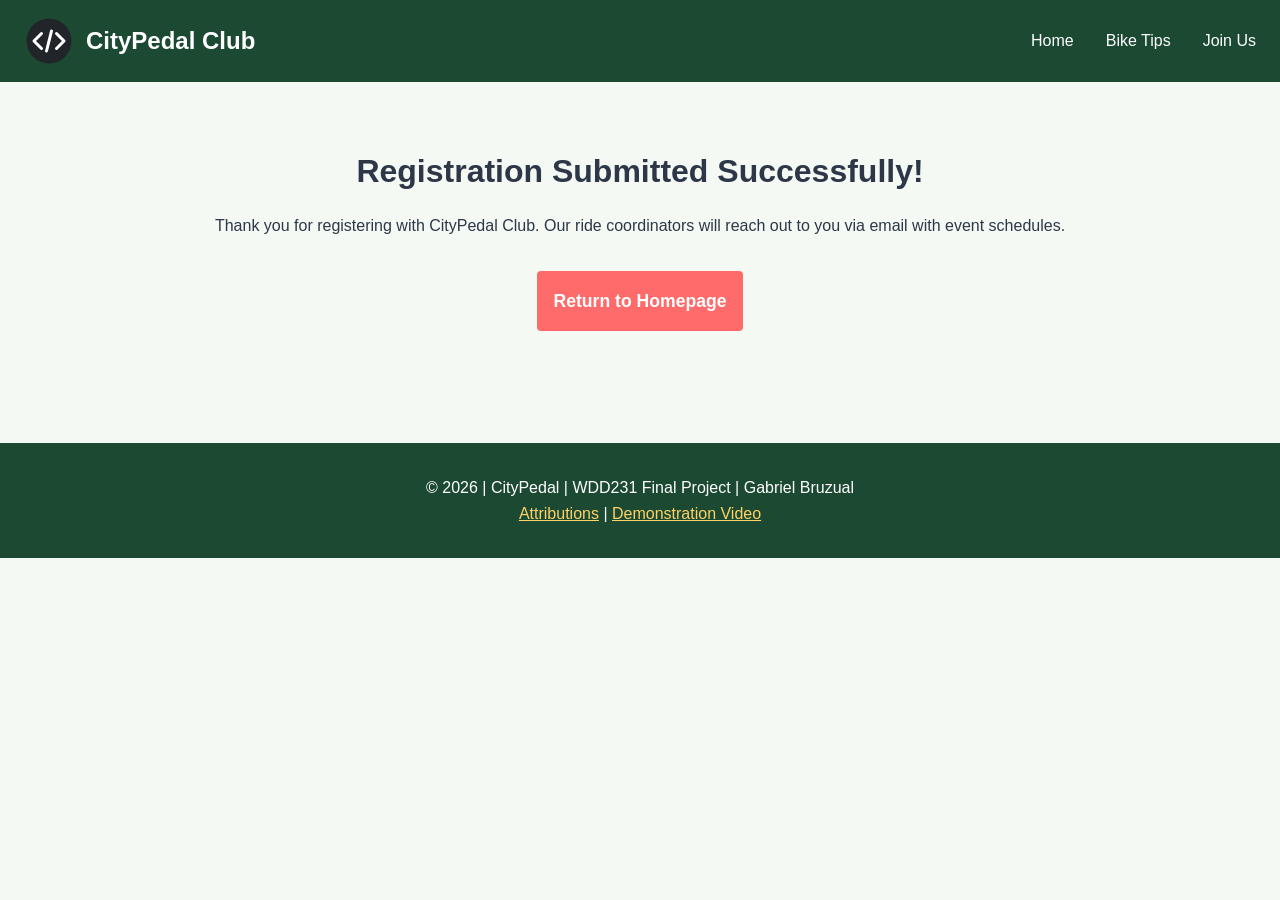
<file: finalproject/thankyou.html>
<!DOCTYPE html>
<html lang="en">
<head>
    <meta charset="UTF-8">
    <meta name="viewport" content="width=device-width, initial-scale=1.0">
    <meta name="description" content="Registration confirmation page for CityPedal Club membership application">
    <meta name="author" content="Gabriel Bruzual">


    <title>Registration Received | CityPedal Club</title>
    <link rel="preconnect" href="https://fonts.googleapis.com">
    <link rel="preconnect" href="https://fonts.gstatic.com" crossorigin>
    <link href="https://fonts.googleapis.com/css2?family=Roboto:wght@400;700&display=swap" rel="stylesheet">
    <link rel="icon" href="images/favicon.ico" type="image/x-icon">
    <link rel="stylesheet" href="styles/base.css">
    <link rel="stylesheet" href="styles/larger.css" media="(min-width: 768px)">

    <script type="module" src="scripts/main.js"></script>
</head>
<body>
    <header>
        <div class="logo-container">
            <img src="images/logo.svg" alt="CityPedal Club Logo" width="50" height="50">
            <span class="site-title">CityPedal Club</span>
        </div>
        <button id="menu-button" aria-label="Toggle navigation menu">&#9776;</button>
        <nav id="nav-menu" class="hidden">
            <ul>
                <li><a href="index.html" class="active">Home</a></li>
                <li><a href="maintenance.html">Bike Tips</a></li>
                <li><a href="join.html">Join Us</a></li>
            </ul>
        </nav>
    </header>

    <main style="text-align: center; padding: 4rem 1rem;">
        <h1>Registration Submitted Successfully!</h1>
        <p style="margin-top: 1rem;">Thank you for registering with CityPedal Club. Our ride coordinators will reach out to you via email with event schedules.</p>
        <a href="index.html" class="submit-btn" style="display: inline-block; text-decoration: none; margin-top: 2rem;">Return to Homepage</a>
    </main>

    <footer>
        <p>&copy; <span id="year"></span> | CityPedal | WDD231 Final Project | Gabriel Bruzual</p>
        <p><a href="attributions.html">Attributions</a> | <a href="https://youtube.com/shorts/QITq-NryYaQ" target="_blank" rel="noopener">Demonstration Video</a></p>
    </footer>
</body>
</html>
</file>
<file: styles/small.css>
:root {
    --header-bg: #f8f9fa;
    --nav-bg: #212529;
    --card-header-bg: #212529;
    --card-body-bg: #e9ecef;
    --text-dark: #212529;
    --text-light: #ffffff;
    --completed-bg: #adb5bd;
    --uncompleted-bg: #f8f9fa;
}

body {
    font-family: 'Roboto', sans-serif;
    color: var(--text-dark);
    margin: 0;
    padding: 0;
}

header {
    background-color: var(--header-bg);
    display: flex;
    justify-content: space-between;
    align-items: center;
    padding: 1rem 2rem;
    border-bottom: 1px solid #ddd;
}

.logo-area {
    display: flex;
    align-items: center;
    gap: 1rem;
}

#menu-button {
    background: #e9ecef;
    border: 1px solid #ccc;
    font-size: 1.5rem;
    padding: 0.2rem 0.6rem;
    cursor: pointer;
}

nav {
    background-color: var(--nav-bg);
}

nav ul {
    list-style: none;
    margin: 0;
    padding: 0;
    display: none;
    flex-direction: column;
}

nav ul.show {
    display: flex;
}

nav a {
    display: block;
    color: var(--text-light);
    text-decoration: none;
    padding: 1rem 2rem;
    border-bottom: 1px solid #343a40;
}

nav a:hover, nav a:active {
    background-color: #495057;
}

main {
    padding: 1rem 2rem;
    max-width: 1000px;
    margin: 0 auto;
}

h1 {
    font-weight: 400;
}

.grid-container {
    display: flex;
    flex-direction: column;
    gap: 1.5rem;
}

.card {
    border: 1px solid #ccc;
}

.card h2 {
    background-color: var(--card-header-bg);
    color: var(--text-light);
    margin: 0;
    padding: 0.75rem;
    text-align: center;
    font-size: 1.2rem;
}

.card-content {
    background-color: var(--card-body-bg);
    padding: 1.5rem;
}

.photo-container {
    text-align: center;
}

.photo-container img {
    max-width: 100%;
    height: auto;
    background-color: #adb5bd;
}

.filter-buttons {
    display: flex;
    justify-content: space-between;
    gap: 0.5rem;
    margin-bottom: 1rem;
}

.btn {
    flex: 1;
    padding: 0.5rem;
    background-color: #ced4da;
    border: 1px solid #6c757d;
    cursor: pointer;
    font-weight: bold;
    border-radius: 4px;
}

.btn:hover, .btn.active {
    background-color: #6c757d;
    color: #ffffff;
}

#course-container {
    display: flex;
    flex-direction: column;
    gap: 0.5rem;
}

.course-card {
    padding: 0.75rem;
    border: 1px solid #6c757d;
    text-align: center;
    font-weight: bold;
}

.course-card.completed {
    background-color: var(--completed-bg);
    color: #000;
}

.course-card.uncompleted {
    background-color: var(--uncompleted-bg);
    color: #000;
}

.credits-display {
    text-align: center;
    margin-top: 1rem;
    font-size: 0.9rem;
}

footer {
    background-color: var(--card-body-bg);
    text-align: center;
    padding: 2rem 1rem;
    border-top: 1px solid #ccc;
}

.social-links {
    display: flex;
    justify-content: center;
    gap: 1rem;
    margin-bottom: 1rem;
}

footer p {
    margin: 0.5rem 0;
    font-size: 0.9rem;
}

.menu-toggles {
    text-align: center;
    margin: 1.5rem 0;
}

.menu-toggles button {
    padding: 0.6rem 1.2rem;
    font-size: 1rem;
    cursor: pointer;
    background-color: var(--secondary-color, #ecf0f1);
    border: 1px solid #ccc;
    border-radius: 4px;
    margin: 0 0.25rem;
    transition: background 0.3s;
}

.menu-toggles button:hover {
    background-color: #ddd;
}

.grid {
    display: grid;
    grid-template-columns: 1fr;
    gap: 1.5rem;
}

.grid section {
    background-color: var(--secondary-color, #f9f9f9);
    border: 1px solid #ddd;
    border-radius: 8px;
    padding: 1.5rem;
    text-align: center;
    box-shadow: 0 2px 5px rgba(0,0,0,0.05);
}

.grid section img {
    max-width: 100%;
    height: auto;
    border-radius: 4px;
    margin-bottom: 1rem;
}

.grid section h3 {
    margin: 0.5rem 0;
    color: var(--primary-color, #2c3e50);
}

.grid section p {
    margin: 0.25rem 0;
    font-size: 0.95rem;
}

.grid section a {
    display: inline-block;
    margin-top: 0.75rem;
    color: #3498db;
    text-decoration: none;
    font-weight: bold;
}

.list {
    display: flex;
    flex-direction: column;
    gap: 0.5rem;
}

.list section {
    display: flex;
    flex-direction: column;
    padding: 1rem;
    background-color: #fff;
    border-bottom: 1px solid #ccc;
}

.list section img {
    display: none;
}
</file>
<file: styles/larger.css>
@media screen and (min-width: 768px) {
    #menu-button {
        display: none;
    }

    nav ul {
        display: flex;
        flex-direction: row;
        justify-content: flex-start;
        padding: 0 2rem;
    }

    nav a {
        border-bottom: none;
        border-right: 1px solid #343a40;
    }

    .grid-container {
        display: grid;
        grid-template-columns: 2fr 1fr;
        gap: 1.5rem;
    }

    #about {
        grid-column: 1 / 2;
    }

    #photo {
        grid-column: 2 / 3;
    }

    #courses-section {
        grid-column: 1 / 3;
    }

    .filter-buttons {
        max-width: 600px;
        margin: 0 auto 1rem auto;
    }

    #course-container {
        flex-direction: row;
        flex-wrap: wrap;
        justify-content: center;
    }

    .course-card {
        flex: 1 1 30%;
        max-width: 300px;
    }

    .grid {
        grid-template-columns: repeat(3, 1fr);
    }

    .list section {
        flex-direction: row;
        justify-content: space-between;
        align-items: center;
        text-align: left;
    }

    .list section h3 {
        width: 25%;
        margin: 0;
    }

    .list section p {
        width: 30%;
        margin: 0;
    }

    .list section a {
        width: 15%;
        text-align: right;
        margin: 0;
    }
}
</file>
<file: finalproject/styles/base.css>
:root {
    --primary-color: #1b4931;
    --bg-color: #f4f9f4;
    --accent-color: #ff6b6b;
    --text-color: #2d3748;
    --card-bg: #ffffff;
    --heading-font: 'Poppins', sans-serif;
    --body-font: 'Open Sans', sans-serif;
}

* {
    margin: 0;
    padding: 0;
    box-sizing: border-box;
}

body {
    font-family: var(--body-font);
    background-color: var(--bg-color);
    color: var(--text-color);
    line-height: 1.6;
}

header {
    background-color: var(--primary-color);
    color: #ffffff;
    padding: 1rem 1.5rem;
    display: flex;
    justify-content: space-between;
    align-items: center;
}

.logo-container {
    display: flex;
    align-items: center;
    gap: 0.75rem;
}

.logo-container img {
    border-radius: 50%;
    object-fit: cover;
}

header h1 {
    font-family: var(--heading-font);
    font-size: 1.5rem;
    color: #ffffff;
}

#menu-button {
    background: none;
    border: none;
    color: #ffffff;
    font-size: 2rem;
    cursor: pointer;
}

nav.hidden {
    display: none;
}

nav ul {
    list-style: none;
    display: flex;
    flex-direction: column;
    gap: 1rem;
    padding: 1rem;
    background-color: var(--primary-color);
}

nav a {
    color: #ffffff;
    text-decoration: none;
    font-family: var(--heading-font);
    font-weight: 500;
}

main {
    padding: 2rem 1rem;
    max-width: 1200px;
    margin: 0 auto;
}

.hero {
    text-align: center;
    margin-bottom: 2.5rem;
}

.hero h2 {
    font-family: var(--heading-font);
    color: var(--primary-color);
    margin-bottom: 0.5rem;
}

.visit-banner {
    margin-top: 1rem;
    font-weight: 600;
    color: var(--primary-color);
}

.cards-container {
    display: grid;
    grid-template-columns: 1fr;
    gap: 1.5rem;
    margin-top: 1.5rem;
}

.card {
    background: var(--card-bg);
    border: 1px solid #e2e8f0;
    padding: 1.5rem;
    border-radius: 8px;
    box-shadow: 0 4px 6px rgba(0, 0, 0, 0.05);
    display: flex;
    flex-direction: column;
    justify-content: space-between;
}

.card h3 {
    font-family: var(--heading-font);
    color: var(--primary-color);
    margin-bottom: 0.75rem;
}

.card button {
    background-color: var(--accent-color);
    color: #ffffff;
    border: none;
    padding: 0.6rem 1.2rem;
    margin-top: 1rem;
    cursor: pointer;
    border-radius: 4px;
    font-family: var(--heading-font);
    font-weight: 600;
    align-self: flex-start;
}

.card button:hover {
    background-color: #e05555;
}

dialog {
    margin: auto;
    padding: 2rem;
    border: none;
    border-radius: 8px;
    max-width: 450px;
    width: 90%;
    box-shadow: 0 10px 25px rgba(0, 0, 0, 0.2);
}

dialog::backdrop {
    background: rgba(0, 0, 0, 0.6);
}

dialog h3 {
    font-family: var(--heading-font);
    color: var(--primary-color);
    margin-bottom: 1rem;
}

#close-modal {
    background: var(--primary-color);
    color: #ffffff;
    padding: 0.5rem 1rem;
    border: none;
    border-radius: 4px;
    cursor: pointer;
    margin-top: 1.5rem;
    font-family: var(--heading-font);
}

.form-container {
    max-width: 600px;
    margin: 0 auto;
}

.join-form {
    display: flex;
    flex-direction: column;
    gap: 1.5rem;
    margin-top: 1.5rem;
}

fieldset {
    padding: 1.5rem;
    border: 1px solid var(--primary-color);
    border-radius: 8px;
    background-color: var(--card-bg);
}

legend {
    font-family: var(--heading-font);
    color: var(--primary-color);
    font-weight: 700;
    padding: 0 0.5rem;
}

label {
    display: flex;
    flex-direction: column;
    margin-bottom: 1rem;
    font-weight: 600;
}

input[type="text"],
input[type="email"],
input[type="tel"],
select,
textarea {
    padding: 0.75rem;
    margin-top: 0.5rem;
    border: 1px solid #cbd5e0;
    border-radius: 4px;
    font-family: var(--body-font);
    font-size: 1rem;
}

.submit-btn {
    background-color: var(--accent-color);
    color: #ffffff;
    border: none;
    padding: 1rem;
    cursor: pointer;
    border-radius: 4px;
    font-size: 1.1rem;
    font-family: var(--heading-font);
    font-weight: 700;
    text-align: center;
}

.submit-btn:hover {
    background-color: #e05555;
}

.tips-container {
    max-width: 800px;
    margin: 0 auto;
}

.tip-card {
    background: var(--card-bg);
    border-left: 5px solid var(--primary-color);
    padding: 1.5rem;
    margin-top: 1.5rem;
    border-radius: 0 8px 8px 0;
    box-shadow: 0 2px 5px rgba(0, 0, 0, 0.05);
}

.tip-card h3 {
    margin-bottom: 0.5rem;
}

footer {
    text-align: center;
    padding: 2rem 1rem;
    background-color: var(--primary-color);
    color: #ffffff;
    margin-top: 3rem;
}

nav a:hover,
nav a:active,
footer a {
    color: #ffd166;
    text-decoration: underline;
}

.site-title {
    font-size: 1.5rem;
    font-weight: bold;
    color: #ffffff;
}
</file>
<file: finalproject/styles/larger.css>
@media (min-width: 768px) {
    #menu-button {
        display: none;
    }

    nav.hidden {
        display: block;
    }

    nav ul {
        flex-direction: row;
        justify-content: flex-end;
        padding: 0;
        gap: 2rem;
    }

    .cards-container {
        grid-template-columns: repeat(auto-fit, minmax(300px, 1fr));
    }
}
</file>
<file: styles/styles.css>
:root {
    --primary-color: #1b4931;
    --bg-color: #f4f9f4;
    --accent-color: #ff6b6b;
    --text-color: #2d3748;
    --heading-font: 'Poppins', sans-serif;
    --body-font: 'Open Sans', sans-serif;
}

body {
    background-color: var(--bg-color);
    color: var(--text-color);
    font-family: var(--body-font);
    margin: 0;
    padding: 0;
    line-height: 1.6;
}

header {
    background-color: var(--primary-color);
    color: #ffffff;
    padding: 25px;
    text-align: center;
    font-family: var(--heading-font);
}

main {
    max-width: 850px;
    margin: 30px auto;
    padding: 40px;
    background-color: #ffffff;
    border-radius: 10px;
    box-shadow: 0 4px 12px rgba(0, 0, 0, 0.08);
}

section {
    margin-bottom: 35px;
}

h1, h2 {
    font-family: var(--heading-font);
    color: var(--primary-color);
    border-bottom: 2px solid var(--bg-color);
    padding-bottom: 8px;
}

ul {
    list-style-type: disc;
    padding-left: 25px;
}

a {
    color: var(--accent-color);
    text-decoration: none;
    font-weight: bold;
}

a:hover {
    text-decoration: underline;
}

img {
    max-width: 100%;
    height: auto;
    border: 2px solid var(--primary-color);
    border-radius: 4px;
    margin-top: 15px;
}
</file>
<file: chamber/styles/small.css>
:root {
    --header-bg: #f8f9fa;
    --nav-bg: #212529;
    --card-header-bg: #212529;
    --card-body-bg: #e9ecef;
    --text-dark: #212529;
    --text-light: #ffffff;
    --completed-bg: #adb5bd;
    --uncompleted-bg: #f8f9fa;
}

body {
    font-family: 'Roboto', sans-serif;
    color: var(--text-dark);
    margin: 0;
    padding: 0;
}

header {
    background-color: var(--header-bg);
    display: flex;
    justify-content: space-between;
    align-items: center;
    padding: 1rem 2rem;
    border-bottom: 1px solid #ddd;
}

.logo-area {
    display: flex;
    align-items: center;
    gap: 1rem;
}

#menu-button {
    background: #e9ecef;
    border: 1px solid #ccc;
    font-size: 1.5rem;
    padding: 0.2rem 0.6rem;
    cursor: pointer;
}

nav {
    background-color: var(--nav-bg);
}

nav ul {
    list-style: none;
    margin: 0;
    padding: 0;
    display: none;
    flex-direction: column;
}

nav ul.show {
    display: flex;
}

nav a {
    display: block;
    color: var(--text-light);
    text-decoration: none;
    padding: 1rem 2rem;
    border-bottom: 1px solid #343a40;
}

nav a:hover, nav a:active {
    background-color: #495057;
}

main {
    padding: 1rem 2rem;
    max-width: 1000px;
    margin: 0 auto;
}

.grid-container {
    display: flex;
    flex-direction: column;
    gap: 1.5rem;
}

.card {
    border: 1px solid #ccc;
}

.card h2 {
    background-color: var(--card-header-bg);
    color: var(--text-light);
    margin: 0;
    padding: 0.75rem;
    text-align: center;
    font-size: 1.2rem;
}

.card-content {
    background-color: var(--card-body-bg);
    padding: 1.5rem;
}

.photo-container {
    text-align: center;
}

.photo-container img {
    max-width: 100%;
    height: auto;
    background-color: #adb5bd;
}

.filter-buttons {
    display: flex;
    justify-content: space-between;
    gap: 0.5rem;
    margin-bottom: 1rem;
}

.btn {
    flex: 1;
    padding: 0.5rem;
    background-color: #ced4da;
    border: 1px solid #6c757d;
    cursor: pointer;
    font-weight: bold;
    border-radius: 4px;
}

.btn:hover, .btn.active {
    background-color: #6c757d;
    color: #ffffff;
}

#course-container {
    display: flex;
    flex-direction: column;
    gap: 0.5rem;
}

.course-card {
    padding: 0.75rem;
    border: 1px solid #6c757d;
    text-align: center;
    font-weight: bold;
}

.course-card.completed {
    background-color: var(--completed-bg);
    color: #000;
}

.course-card.uncompleted {
    background-color: var(--uncompleted-bg);
    color: #000;
}

.credits-display {
    text-align: center;
    margin-top: 1rem;
    font-size: 0.9rem;
}

footer {
    background-color: var(--card-body-bg);
    text-align: center;
    padding: 2rem 1rem;
    border-top: 1px solid #ccc;
}

.social-links {
    display: flex;
    justify-content: center;
    gap: 1rem;
    margin-bottom: 1rem;
}

footer p {
    margin: 0.5rem 0;
    font-size: 0.9rem;
}

.menu-toggles {
    text-align: center;
    margin: 1.5rem 0;
}

.menu-toggles button {
    padding: 0.6rem 1.2rem;
    font-size: 1rem;
    cursor: pointer;
    background-color: var(--secondary-color, #ecf0f1);
    border: 1px solid #ccc;
    border-radius: 4px;
    margin: 0 0.25rem;
    transition: background 0.3s;
}

.menu-toggles button:hover {
    background-color: #ddd;
}

.grid {
    display: grid;
    grid-template-columns: 1fr;
    gap: 1.5rem;
}

.grid section {
    background-color: var(--secondary-color, #f9f9f9);
    border: 1px solid #ddd;
    border-radius: 8px;
    padding: 1.5rem;
    text-align: center;
    box-shadow: 0 2px 5px rgba(0,0,0,0.05);
}

.grid section img {
    max-width: 100%;
    height: auto;
    border-radius: 4px;
    margin-bottom: 1rem;
}

.grid section h3 {
    margin: 0.5rem 0;
    color: var(--primary-color, #2c3e50);
}

.grid section p {
    margin: 0.25rem 0;
    font-size: 0.95rem;
}

.grid section a {
    display: inline-block;
    margin-top: 0.75rem;
    color: #3498db;
    text-decoration: none;
    font-weight: bold;
}

.list {
    display: flex;
    flex-direction: column;
    gap: 0.5rem;
}

.list section {
    display: flex;
    flex-direction: column;
    padding: 1rem;
    background-color: #fff;
    border-bottom: 1px solid #ccc;
}

.list section img {
    display: none;
}

main h1 {
    text-align: center;
    padding: 1.5rem 0;
    color: var(--primary-color, #2c3e50);
    font-family: 'Roboto', sans-serif;
    font-weight: 400;
    border-bottom: 1px solid #eee;
    margin: 0 1rem 1.5rem 1rem;
}

.hero {
    position: relative;
    text-align: center;
    color: #ffffff;
    margin-bottom: 1.5rem;
    background-color: #212529;
}

.hero img {
    width: 100%;
    height: auto;
    border-radius: 8px;
    filter: brightness(70%);
}

.hero-content {
    position: absolute;
    top: 50%;
    left: 50%;
    transform: translate(-50%, -50%);
    width: 90%;
}

.hero-content h1 {
    color: #ffffff;
    font-size: 1.8rem;
    margin-bottom: 1rem;
    text-shadow: 2px 2px 4px rgba(0,0,0,0.8);
    border-bottom: none;
}

.cta-button {
    background-color: #3498db;
    color: #ffffff;
    padding: 10px 20px;
    text-decoration: none;
    font-weight: bold;
    border-radius: 5px;
    font-size: 1.2rem;
    transition: background-color 0.3s;
}

.cta-button:hover {
    background-color: #2980b9;
}

.home-grid {
    display: flex;
    flex-direction: column;
    gap: 1.5rem;
}

.spotlight-item {
    border-bottom: 1px solid #ccc;
    padding-bottom: 1rem;
    margin-bottom: 1rem;
    text-align: center;
}

.spotlight-item:last-child {
    border-bottom: none;
    margin-bottom: 0;
}

.spotlight-item img {
    max-width: 150px;
    height: auto;
    margin-bottom: 0.5rem;
}
</file>
<file: chamber/styles/larger.css>
@media screen and (min-width: 768px) {
    #menu-button {
        display: none;
    }

    nav ul {
        display: flex;
        flex-direction: row;
        justify-content: flex-start;
        padding: 0 2rem;
    }

    nav a {
        border-bottom: none;
        border-right: 1px solid #343a40;
    }

    .grid-container {
        display: grid;
        grid-template-columns: 2fr 1fr;
        gap: 1.5rem;
    }

    #about {
        grid-column: 1 / 2;
    }

    #photo {
        grid-column: 2 / 3;
    }

    #courses-section {
        grid-column: 1 / 3;
    }

    .filter-buttons {
        max-width: 600px;
        margin: 0 auto 1rem auto;
    }

    #course-container {
        flex-direction: row;
        flex-wrap: wrap;
        justify-content: center;
    }

    .course-card {
        flex: 1 1 30%;
        max-width: 300px;
    }

    .grid {
        grid-template-columns: repeat(3, 1fr);
    }

    .list section {
        flex-direction: row;
        justify-content: space-between;
        align-items: center;
        text-align: left;
    }

    .list section h3 {
        width: 25%;
        margin: 0;
    }

    .list section p {
        width: 30%;
        margin: 0;
    }

    .list section a {
        width: 15%;
        text-align: right;
        margin: 0;
    }
    
    .home-grid {
        display: grid;
        grid-template-columns: repeat(3, 1fr);
        gap: 1.5rem;
    }
}
</file>
<file: chamber/styles/discover.css>
.discover-main {
    display: flex;
    flex-direction: column;
    gap: 1.5rem;
    padding: 1rem;
    max-width: 1200px;
    margin: 0 auto;
}

.visitor-sidebar {
    background-color: #f4f4f4;
    padding: 1rem;
    border-radius: 8px;
    border-left: 5px solid #0056b3;
}

.visit-message {
    font-size: 1.1rem;
    font-weight: 600;
    color: #333;
}

.discover-grid {
    display: grid;
    grid-template-columns: 1fr;
    gap: 1.5rem;
    grid-template-areas:
        "card1"
        "card2"
        "card3"
        "card4"
        "card5"
        "card6"
        "card7"
        "card8";
}

.discover-card {
    background: #ffffff;
    border: 1px solid #e0e0e0;
    border-radius: 8px;
    padding: 1rem;
    box-shadow: 0 2px 5px rgba(0, 0, 0, 0.1);
    display: flex;
    flex-direction: column;
    align-items: center;
    text-align: center;
}

.discover-card:nth-child(1) { grid-area: card1; }
.discover-card:nth-child(2) { grid-area: card2; }
.discover-card:nth-child(3) { grid-area: card3; }
.discover-card:nth-child(4) { grid-area: card4; }
.discover-card:nth-child(5) { grid-area: card5; }
.discover-card:nth-child(6) { grid-area: card6; }
.discover-card:nth-child(7) { grid-area: card7; }
.discover-card:nth-child(8) { grid-area: card8; }

.discover-card h2 {
    margin-top: 0;
    font-size: 1.3rem;
    color: #003366;
}

.discover-card figure {
    margin: 0.5rem 0;
    width: 100%;
    overflow: hidden;
    border-radius: 6px;
}

.discover-card img {
    width: 100%;
    max-width: 300px;
    height: 200px !important;
    object-fit: cover !important;
    display: block;
    margin: 0 auto;
    transition: transform 0.3s ease, filter 0.3s ease;
}

.discover-card address {
    font-style: normal;
    color: #666;
    font-size: 0.9rem;
    margin: 0.5rem 0;
}

.discover-card p {
    font-size: 0.95rem;
    line-height: 1.4;
    color: #444;
    
}

.learn-btn {
    margin-top: auto;
    background-color: #0056b3;
    color: #ffffff;
    border: none;
    padding: 0.6rem 1.2rem;
    border-radius: 4px;
    cursor: pointer;
    font-weight: bold;
    transition: background 0.2s;
}

.learn-btn:hover {
    background-color: #003366;
}

@media screen and (min-width: 641px) {
    .discover-grid {
        grid-template-columns: 1fr 1fr;
        grid-template-areas:
            "card1 card2"
            "card3 card4"
            "card5 card6"
            "card7 card8";
    }
}

@media screen and (min-width: 1025px) {
    .discover-grid {
        grid-template-columns: 1fr 1fr  1fr 1fr;
        grid-template-areas:
            "card1 card2 card3 card4"
            "card5 card6 card7 card8";
    }
}
</file>
<file: chamber/styles/join.css>
.join-main {
    display: flex;
    flex-direction: column;
    gap: 2rem;
    padding: 2rem;
    max-width: 1200px;
    margin: 0 auto;
}

.join-form label {
    display: block;
    margin-bottom: 1.5rem;
    font-weight: bold;
}

.join-form input, .join-form select, .join-form textarea {
    display: block;
    width: 100%;
    padding: 0.75rem;
    margin-top: 0.5rem;
    border: 1px solid #ccc;
    border-radius: 4px;
}

.join-form input:required {
    border-left: 5px solid #d9534f;
}

.join-form input:valid {
    border-left: 5px solid #5cb85c;
}

.submit-btn {
    padding: 1rem 2rem;
    background-color: #0056b3;
    color: #ffffff;
    border: none;
    border-radius: 4px;
    cursor: pointer;
    font-size: 1.1rem;
}

.membership-cards {
    display: flex;
    flex-direction: column;
    gap: 1rem;
}

.card {
    border: 1px solid #ccc;
    padding: 1.5rem;
    border-radius: 8px;
    background-color: #f9f9f9;
}

.fade-in {
    opacity: 0;
    transform: translate(20px);
    animation: fadeInUp 0.8s ease forwards;
}

#card-np { animation-delay: 0.2s; }
#card-bronze { animation-delay: 0.4s; }
#card-silver { animation-delay: 0.6s; }
#card-gold { animation-delay: 0.8s; }

@keyframes fadeInUp {
    to {
        opacity: 1;
        transform: translateY(0);
    }
}

dialog {
    padding: 2rem;
    border: 2px solid #0056b3;
    border-radius: 8px;
    max-width: 500px;
}

dialog::backdrop {
    background-color: rgba(0,0,0, 0.7);
}

@media (min-width: 800px) {
    .join-main {
        flex-direction: row;
    }
    .form-section {
        flex: 2;
    }
    .membership-cards {
        flex: 1;
    }
}
</file>
